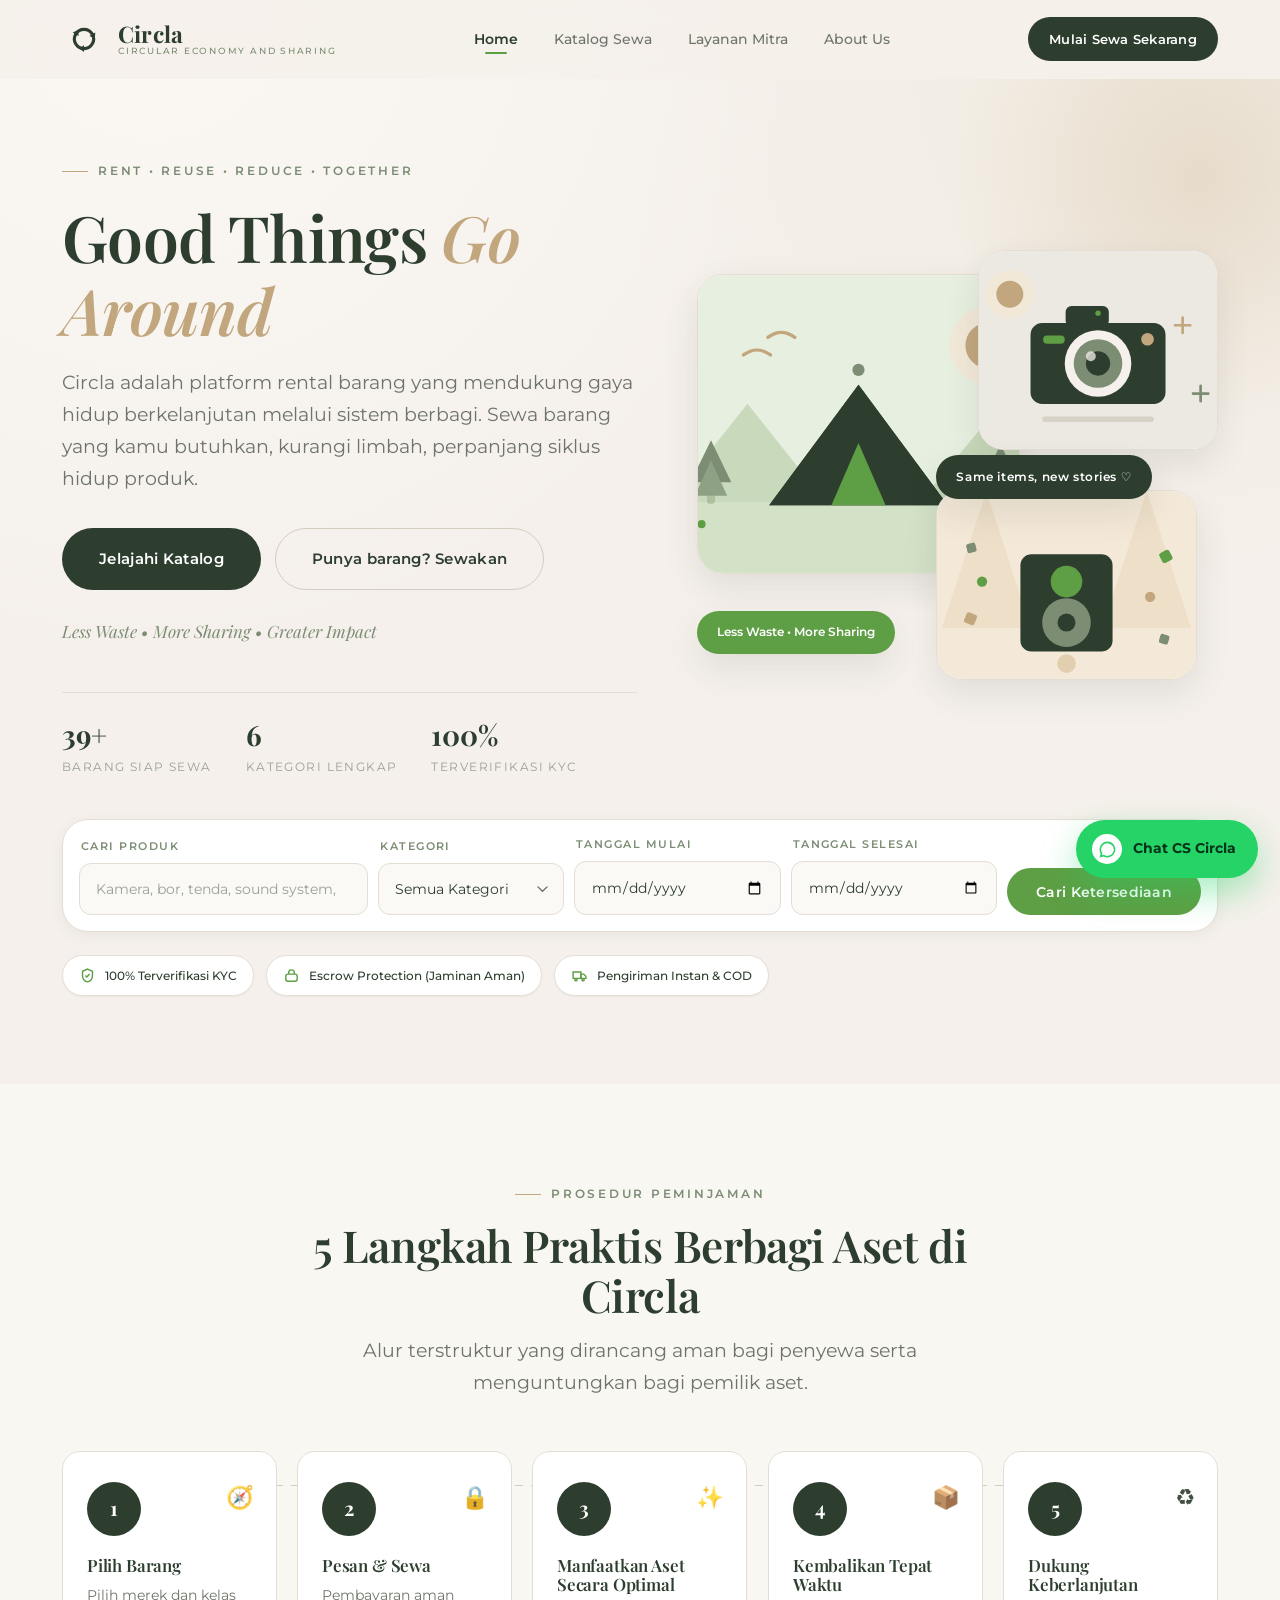
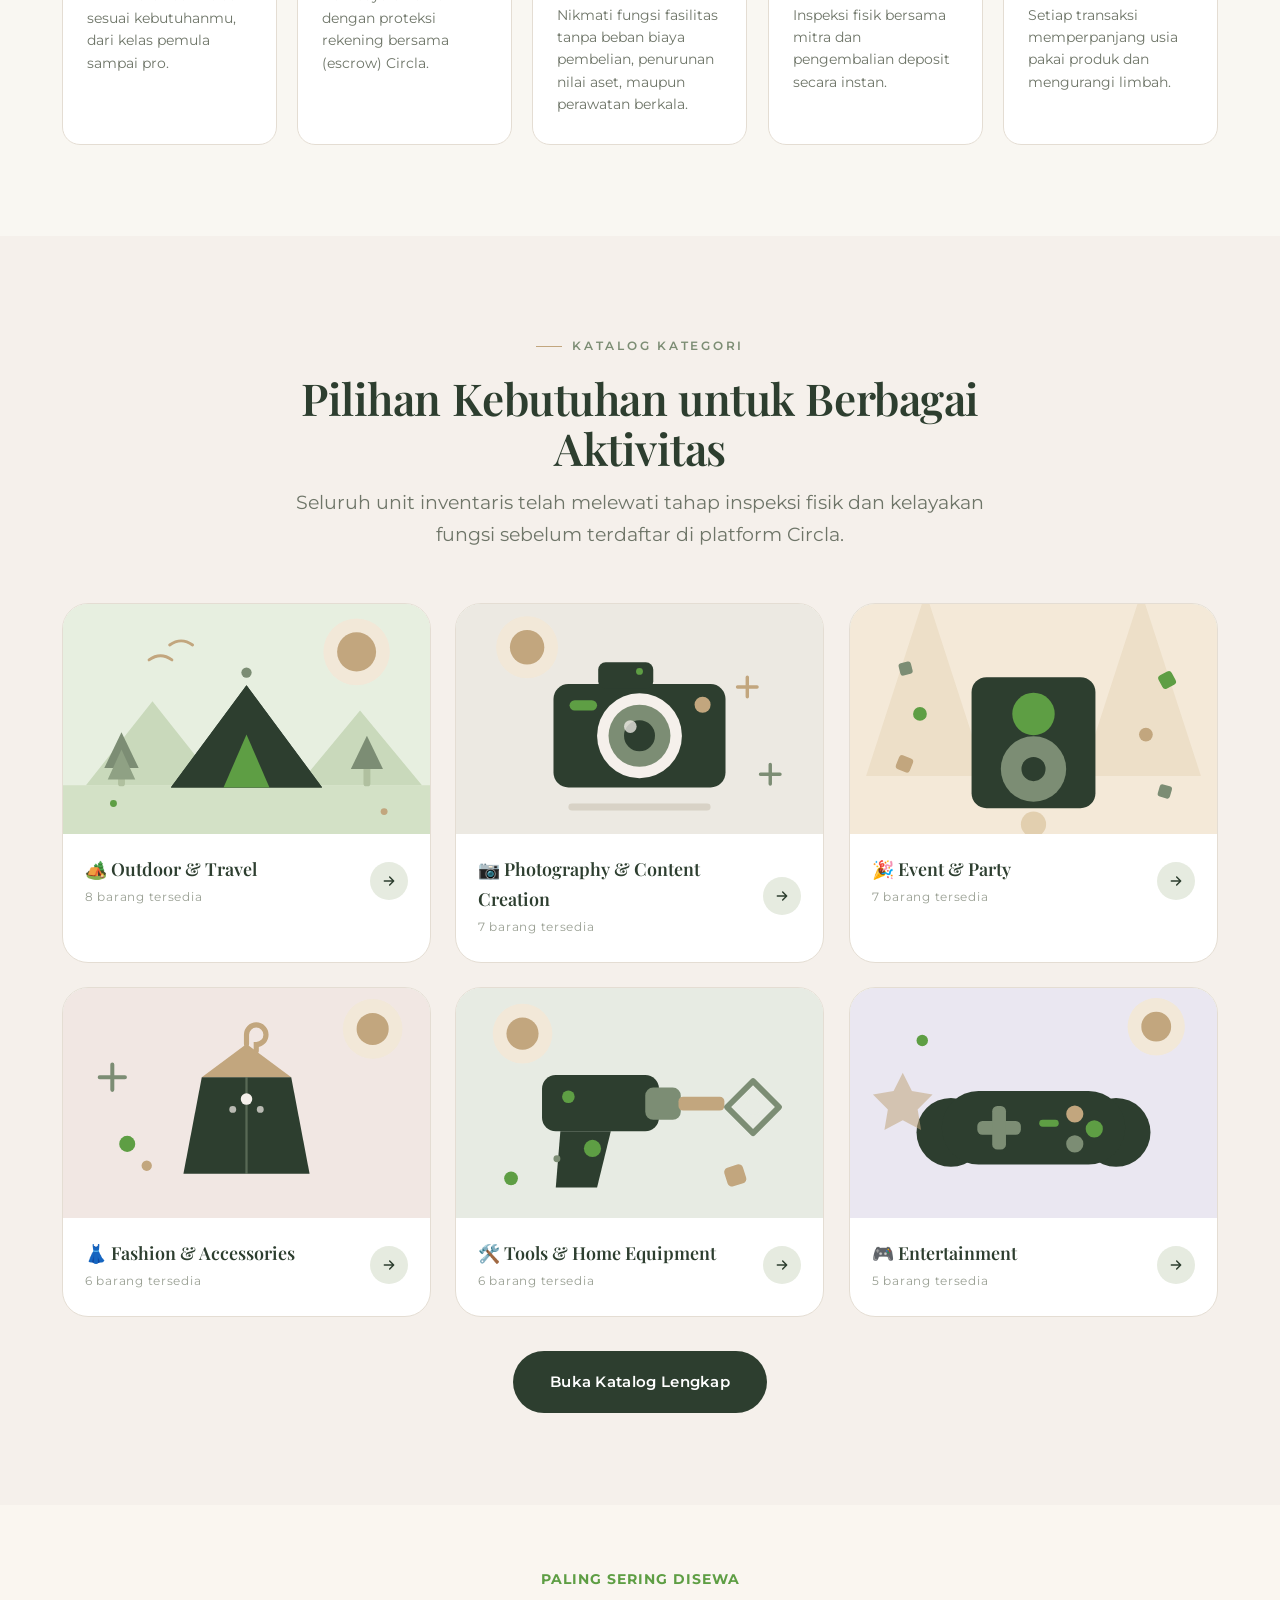
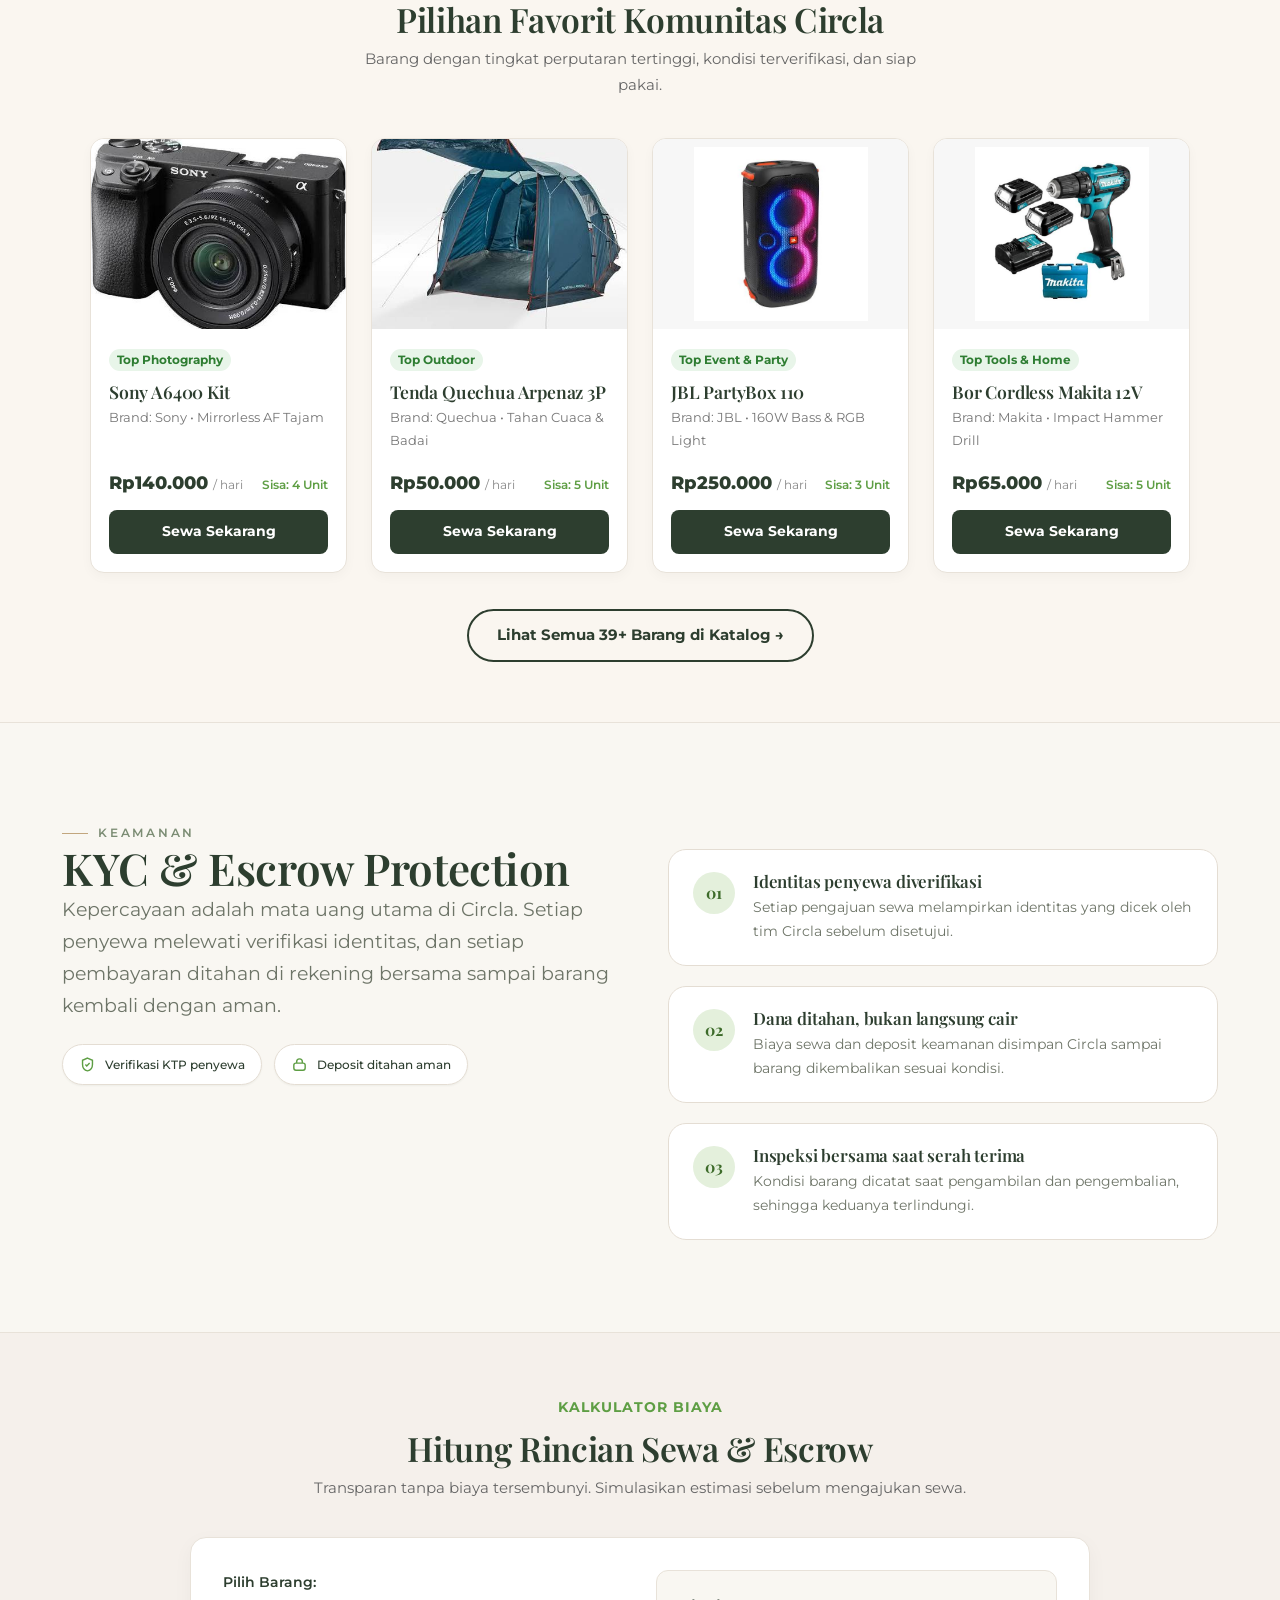
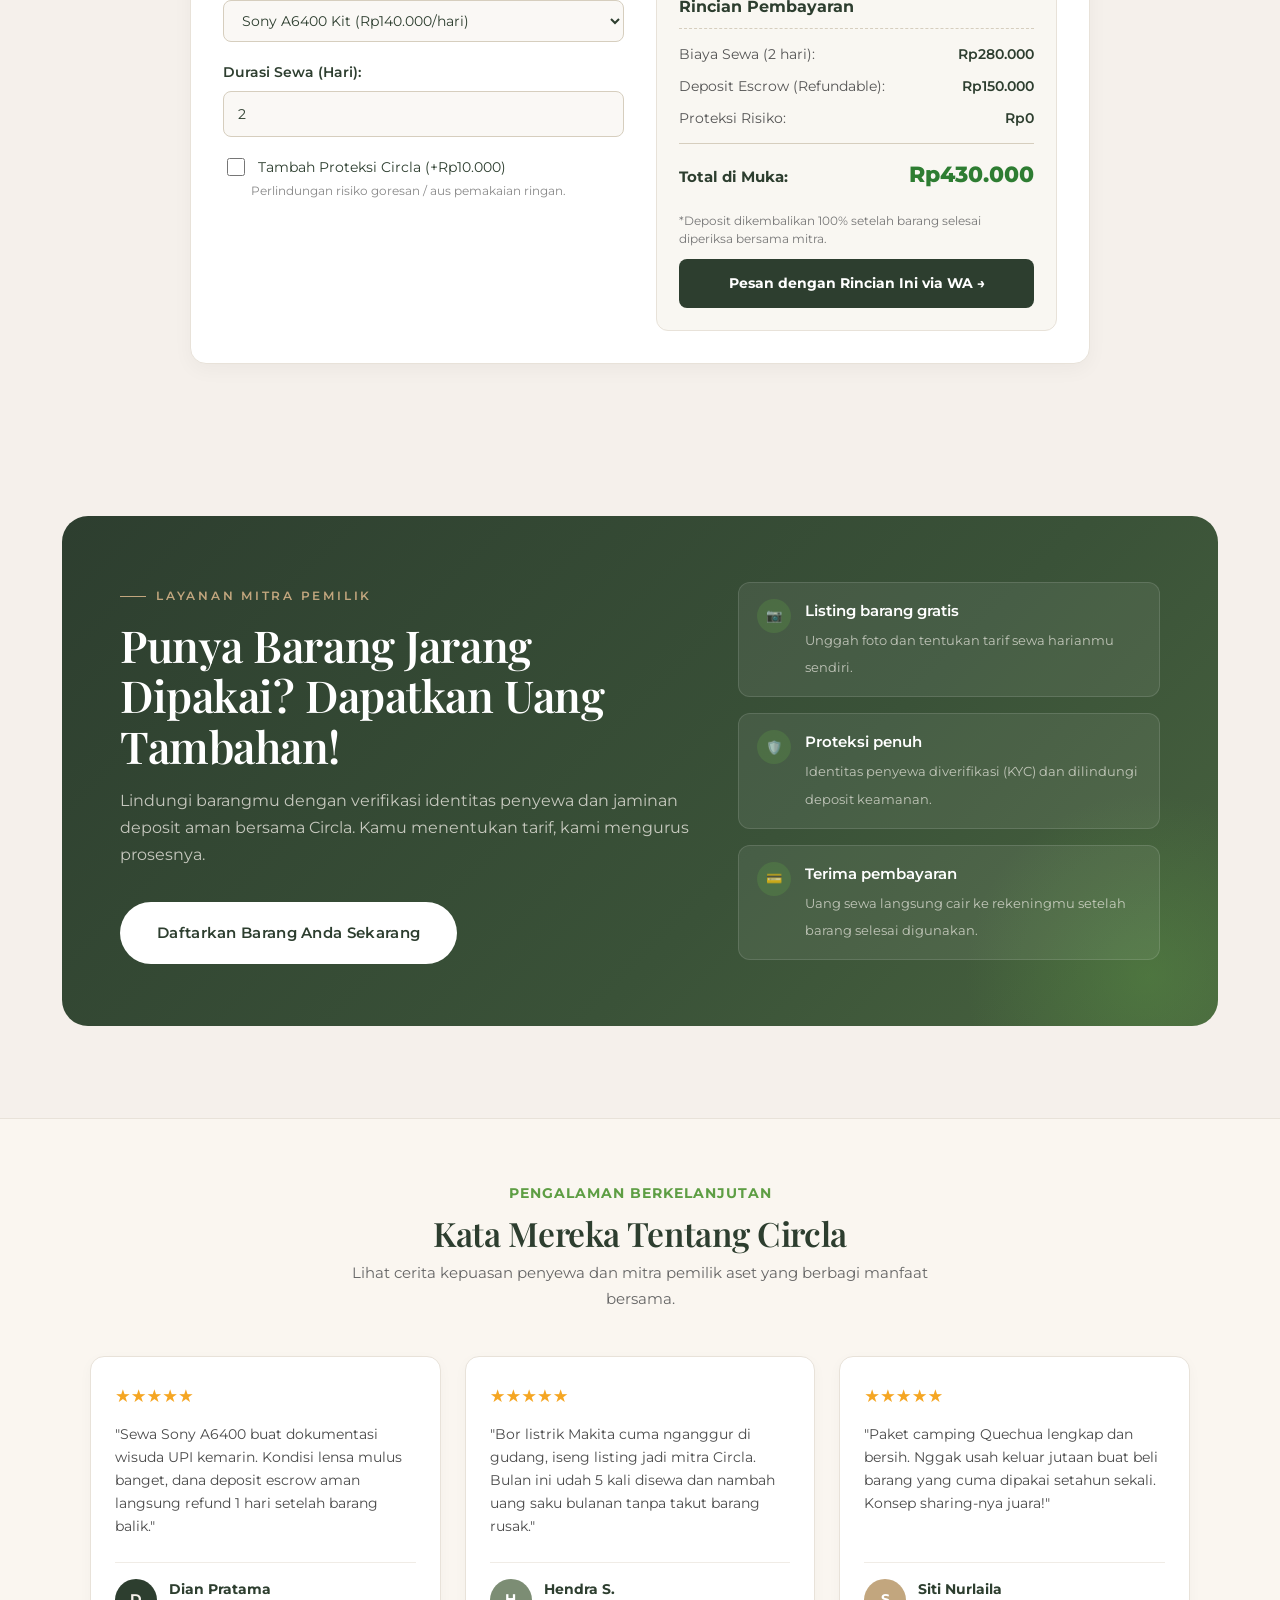
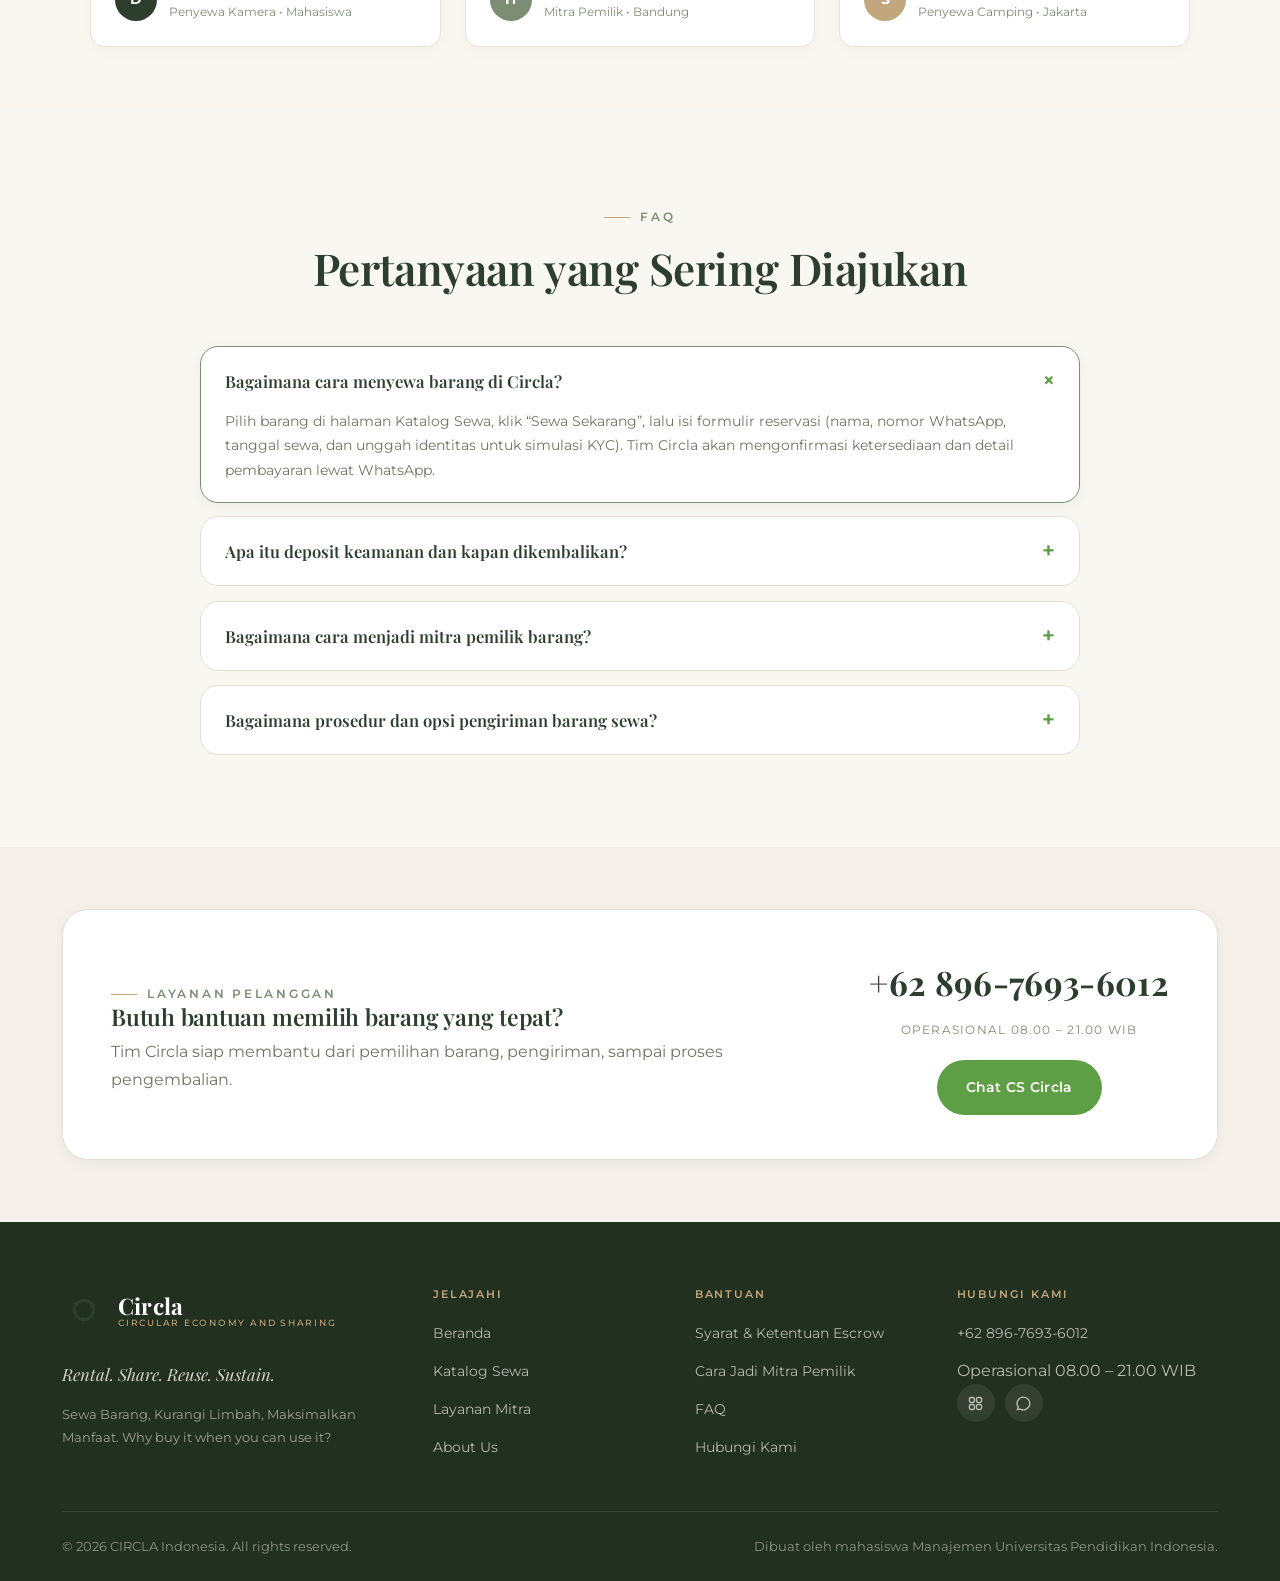
<file: index.html>
<!DOCTYPE html>
<html lang="id">
<head>
  <meta charset="UTF-8">
  <meta name="viewport" content="width=device-width, initial-scale=1">
  <title>CIRCLA · Rental. Share. Reuse. Sustain.</title>
  <meta name="description" content="Circla adalah platform rental barang peer-to-peer yang mendukung gaya hidup berkelanjutan lewat ekonomi sirkular. Sewa barang yang kamu butuhkan, kurangi limbah, perpanjang siklus hidup produk.">
  <meta name="theme-color" content="#2D3E2F">
  <link rel="icon" type="image/svg+xml" href="asset/img/logo.svg">
  <link rel="preconnect" href="https://fonts.googleapis.com">
  <link rel="preconnect" href="https://fonts.gstatic.com" crossorigin>
  <link href="https://fonts.googleapis.com/css2?family=Playfair+Display:ital,wght@0,400;0,500;0,600;0,700;1,400;1,600&family=Montserrat:wght@300;400;500;600;700&display=swap" rel="stylesheet">
  <link rel="stylesheet" href="css/style.css">
</head>
<body>
  <a class="skip-link" href="#main">Lewati ke konten utama</a>

  <!-- ================= HEADER ================= -->
  <header class="site-header">
    <div class="container">
      <nav class="nav" aria-label="Navigasi utama">
        <a class="brand" href="index.html">
          <img class="brand__mark" src="asset/img/logo.svg" alt="" width="44" height="44">
          <span class="brand__text">
            <span class="brand__name">Circla</span>
            <span class="brand__sub">Circular Economy and Sharing</span>
          </span>
        </a>

        <ul class="nav__links" id="nav-links">
          <li><a class="nav__link" href="index.html" aria-current="page">Home</a></li>
          <li><a class="nav__link" href="katalog.html">Katalog Sewa</a></li>
          <li><a class="nav__link" href="mitra.html">Layanan Mitra</a></li>
          <li><a class="nav__link" href="about.html">About Us</a></li>
        </ul>

        <div class="nav__actions">
          <a class="btn btn--primary btn--sm" href="katalog.html">Mulai Sewa Sekarang</a>
          <button class="nav__burger" type="button" aria-label="Buka menu navigasi" aria-expanded="false" aria-controls="nav-links">
            <span></span><span></span><span></span>
          </button>
        </div>
      </nav>
    </div>
  </header>

  <main id="main">

    <!-- ================= HERO ================= -->
    <section class="hero">
      <div class="container">
        <div class="hero__inner">
          <div class="hero__copy">
            <span class="eyebrow reveal">Rent • Reuse • Reduce • Together</span>
            <h1 class="reveal" data-delay="1">Good Things <span class="accent">Go Around</span></h1>
            <p class="lead reveal" data-delay="2">
              Circla adalah platform rental barang yang mendukung gaya hidup berkelanjutan
              melalui sistem berbagi. Sewa barang yang kamu butuhkan, kurangi limbah,
              perpanjang siklus hidup produk.
            </p>

            <div class="hero__cta reveal" data-delay="3">
              <a class="btn btn--primary btn--lg" href="katalog.html">Jelajahi Katalog</a>
              <a class="btn btn--outline btn--lg" href="mitra.html">Punya barang? Sewakan</a>
            </div>

            <p class="hero__highlight reveal" data-delay="4">Less Waste • More Sharing • Greater Impact</p>

            <div class="hero__stats reveal" data-delay="5">
              <div>
                <div class="stat__num">39+</div>
                <div class="stat__label">Barang siap sewa</div>
              </div>
              <div>
                <div class="stat__num">6</div>
                <div class="stat__label">Kategori lengkap</div>
              </div>
              <div>
                <div class="stat__num">100%</div>
                <div class="stat__label">Terverifikasi KYC</div>
              </div>
            </div>
          </div>

          <div class="hero__visual reveal" data-delay="2">
            <div class="collage">
              <div class="collage__card collage__card--a">
                <img src="asset/img/cat-outdoor.svg" alt="Ilustrasi perlengkapan outdoor Circla">
              </div>
              <div class="collage__card collage__card--b">
                <img src="asset/img/cat-photography.svg" alt="Ilustrasi kamera dan alat konten Circla">
              </div>
              <div class="collage__card collage__card--c">
                <img src="asset/img/cat-event.svg" alt="Ilustrasi perlengkapan acara Circla">
              </div>
              <span class="collage__badge">Same items, new stories ♡</span>
              <span class="collage__note">Less Waste • More Sharing</span>
            </div>
          </div>
        </div>

        <!-- ================= SEARCH WIDGET ================= -->
        <form class="searchbar reveal" data-hero-search novalidate>
          <div class="field">
            <label class="field__label" for="hero-q">Cari produk</label>
            <input class="input" id="hero-q" type="search" data-hero-query
                   placeholder="Kamera, bor, tenda, sound system, tripod...">
          </div>
          <div class="field">
            <label class="field__label" for="hero-cat">Kategori</label>
            <select class="select" id="hero-cat" data-hero-category>
              <option value="">Semua Kategori</option>
            </select>
          </div>
          <div class="field">
            <label class="field__label" for="hero-from">Tanggal mulai</label>
            <input class="input" id="hero-from" type="date" data-hero-from>
          </div>
          <div class="field">
            <label class="field__label" for="hero-to">Tanggal selesai</label>
            <input class="input" id="hero-to" type="date" data-hero-to>
          </div>
          <button class="btn btn--eco" type="submit">Cari Ketersediaan</button>
        </form>

        <div class="trust-strip reveal">
          <span class="trust-badge">
            <svg viewBox="0 0 24 24" fill="none" stroke="currentColor" stroke-width="2" aria-hidden="true">
              <path d="M12 3l7 3v6c0 4.6-3 8.2-7 9-4-.8-7-4.4-7-9V6z"/><path d="M9 12l2 2 4-4"/>
            </svg>
            100% Terverifikasi KYC
          </span>
          <span class="trust-badge">
            <svg viewBox="0 0 24 24" fill="none" stroke="currentColor" stroke-width="2" aria-hidden="true">
              <rect x="4" y="10" width="16" height="10" rx="3"/><path d="M8 10V8a4 4 0 0 1 8 0v2"/>
            </svg>
            Escrow Protection (Jaminan Aman)
          </span>
          <span class="trust-badge">
            <svg viewBox="0 0 24 24" fill="none" stroke="currentColor" stroke-width="2" aria-hidden="true">
              <path d="M3 7h11v9H3z"/><path d="M14 10h4l3 3v3h-7z"/><circle cx="7" cy="18" r="1.6"/><circle cx="17" cy="18" r="1.6"/>
            </svg>
            Pengiriman Instan &amp; COD
          </span>
        </div>
      </div>
    </section>

    <!-- ================= 5-STEP WORKFLOW ================= -->
    <section class="section section--soft" id="cara-kerja">
      <div class="container">
        <div class="section-head section-head--center">
          <span class="eyebrow reveal">Prosedur Peminjaman</span>
          <h2 class="reveal" data-delay="1">5 Langkah Praktis Berbagi Aset di Circla</h2>
          <p class="lead reveal" data-delay="2">
            Alur terstruktur yang dirancang aman bagi penyewa serta menguntungkan bagi pemilik aset.
          </p>
        </div>

        <ol class="steps">
          <li class="step reveal" data-delay="1">
            <span class="step__icon" aria-hidden="true">🧭</span>
            <div class="step__num">1</div>
            <h3>Pilih Barang</h3>
            <p>Pilih merek dan kelas sesuai kebutuhanmu, dari kelas pemula sampai pro.</p>
          </li>
          <li class="step reveal" data-delay="2">
            <span class="step__icon" aria-hidden="true">🔒</span>
            <div class="step__num">2</div>
            <h3>Pesan &amp; Sewa</h3>
            <p>Pembayaran aman dengan proteksi rekening bersama (escrow) Circla.</p>
          </li>
          <li class="step reveal" data-delay="3">
            <span class="step__icon" aria-hidden="true">✨</span>
            <div class="step__num">3</div>
            <h3>Manfaatkan Aset Secara Optimal</h3>
            <p>Nikmati fungsi fasilitas tanpa beban biaya pembelian, penurunan nilai aset, maupun perawatan berkala.</p>
          </li>
          <li class="step reveal" data-delay="4">
            <span class="step__icon" aria-hidden="true">📦</span>
            <div class="step__num">4</div>
            <h3>Kembalikan Tepat Waktu</h3>
            <p>Inspeksi fisik bersama mitra dan pengembalian deposit secara instan.</p>
          </li>
          <li class="step reveal" data-delay="5">
            <span class="step__icon" aria-hidden="true">♻️</span>
            <div class="step__num">5</div>
            <h3>Dukung Keberlanjutan</h3>
            <p>Setiap transaksi memperpanjang usia pakai produk dan mengurangi limbah.</p>
          </li>
        </ol>
      </div>
    </section>

    <!-- ================= CATEGORY PREVIEW ================= -->
    <section class="section">
      <div class="container">
        <div class="section-head section-head--center">
          <span class="eyebrow reveal">Katalog Kategori</span>
          <h2 class="reveal" data-delay="1">Pilihan Kebutuhan untuk Berbagai Aktivitas</h2>
          <p class="lead reveal" data-delay="2">
            Seluruh unit inventaris telah melewati tahap inspeksi fisik dan kelayakan fungsi sebelum terdaftar di platform Circla.
          </p>
        </div>

        <div class="cat-grid" data-category-grid></div>

        <div class="cta-row cta-row--center reveal">
          <a class="btn btn--primary btn--lg" href="katalog.html">Buka Katalog Lengkap</a>
        </div>
      </div>
    </section>

    <!-- =======================================
         SECTION: 4 BARANG PALING POPULER (CIRCLA)
    =========================================== -->
    <section class="section" id="populer" style="padding: 60px 20px; background-color: #FAF6F0; border-bottom: 1px solid #E8E2D9;">
      <div style="max-width: 1100px; margin: 0 auto;">
        
        <!-- Header Section -->
        <div style="text-align: center; margin-bottom: 40px;">
          <span style="color: #5E9E44; font-weight: 700; font-size: 0.85rem; text-transform: uppercase; letter-spacing: 1px;">Paling Sering Disewa</span>
          <h2 style="font-family: 'Playfair Display', serif; font-size: 2.1rem; color: #2D3E2F; margin: 8px 0;">Pilihan Favorit Komunitas Circla</h2>
          <p style="color: #666; font-size: 0.95rem; max-width: 560px; margin: 0 auto;">Barang dengan tingkat perputaran tertinggi, kondisi terverifikasi, dan siap pakai.</p>
        </div>

        <!-- Grid 4 Kartu Produk Populer -->
        <div style="display: grid; grid-template-columns: repeat(auto-fit, minmax(240px, 1fr)); gap: 24px;">
          
          <!-- 1. Kamera Sony A6400 -->
          <div style="background: #ffffff; border-radius: 14px; border: 1px solid #E8E2D9; overflow: hidden; display: flex; flex-direction: column; justify-content: space-between; box-shadow: 0 4px 12px rgba(0,0,0,0.03);">
            <div>
              <div style="width: 100%; height: 190px; background-color: #f7f7f7; overflow: hidden;">
                <img src="asset/img/Sony A6400.jpg" alt="Sony A6400 Kit" style="width: 100%; height: 100%; object-fit: cover; transition: transform 0.3s ease;">
              </div>
              <div style="padding: 16px 18px 0;">
                <span style="background: #E8F5E9; color: #2E7D32; font-size: 0.72rem; padding: 4px 8px; border-radius: 20px; font-weight: 700;">Top Photography</span>
                <h3 style="font-size: 1.1rem; color: #2D3E2F; margin: 10px 0 4px; font-family: 'Playfair Display', serif;">Sony A6400 Kit</h3>
                <p style="color: #777; font-size: 0.82rem; margin: 0;">Brand: Sony • Mirrorless AF Tajam</p>
              </div>
            </div>
            <div style="padding: 16px 18px 18px;">
              <div style="display: flex; justify-content: space-between; align-items: baseline; margin-bottom: 12px;">
                <div style="font-size: 1.15rem; font-weight: 800; color: #2D3E2F;">Rp140.000 <span style="font-size: 0.78rem; font-weight: 400; color: #888;">/ hari</span></div>
                <span style="font-size: 0.78rem; color: #5E9E44; font-weight: 600;">Sisa: 4 Unit</span>
              </div>
              <a href="katalog.html" style="display: block; text-align: center; background: #2D3E2F; color: #ffffff; padding: 10px; border-radius: 8px; text-decoration: none; font-size: 0.88rem; font-weight: 700;">Sewa Sekarang</a>
            </div>
          </div>

          <!-- 2. Tenda Camping Quechua Arpenaz -->
          <div style="background: #ffffff; border-radius: 14px; border: 1px solid #E8E2D9; overflow: hidden; display: flex; flex-direction: column; justify-content: space-between; box-shadow: 0 4px 12px rgba(0,0,0,0.03);">
            <div>
              <div style="width: 100%; height: 190px; background-color: #f7f7f7; overflow: hidden;">
                <img src="asset/img/Tenda Quechua Arpenaz.jpg" alt="Tenda Quechua Arpenaz" style="width: 100%; height: 100%; object-fit: cover;">
              </div>
              <div style="padding: 16px 18px 0;">
                <span style="background: #E8F5E9; color: #2E7D32; font-size: 0.72rem; padding: 4px 8px; border-radius: 20px; font-weight: 700;">Top Outdoor</span>
                <h3 style="font-size: 1.1rem; color: #2D3E2F; margin: 10px 0 4px; font-family: 'Playfair Display', serif;">Tenda Quechua Arpenaz 3P</h3>
                <p style="color: #777; font-size: 0.82rem; margin: 0;">Brand: Quechua • Tahan Cuaca &amp; Badai</p>
              </div>
            </div>
            <div style="padding: 16px 18px 18px;">
              <div style="display: flex; justify-content: space-between; align-items: baseline; margin-bottom: 12px;">
                <div style="font-size: 1.15rem; font-weight: 800; color: #2D3E2F;">Rp50.000 <span style="font-size: 0.78rem; font-weight: 400; color: #888;">/ hari</span></div>
                <span style="font-size: 0.78rem; color: #5E9E44; font-weight: 600;">Sisa: 5 Unit</span>
              </div>
              <a href="katalog.html" style="display: block; text-align: center; background: #2D3E2F; color: #ffffff; padding: 10px; border-radius: 8px; text-decoration: none; font-size: 0.88rem; font-weight: 700;">Sewa Sekarang</a>
            </div>
          </div>

          <!-- 3. Speaker JBL PartyBox 110 -->
          <div style="background: #ffffff; border-radius: 14px; border: 1px solid #E8E2D9; overflow: hidden; display: flex; flex-direction: column; justify-content: space-between; box-shadow: 0 4px 12px rgba(0,0,0,0.03);">
            <div>
              <div style="width: 100%; height: 190px; background-color: #f7f7f7; overflow: hidden;">
                <img src="asset/img/JBL PartyBox 110.jpg" alt="JBL PartyBox 110" style="width: 100%; height: 100%; object-fit: contain; padding: 8px; box-sizing: border-box;">
              </div>
              <div style="padding: 16px 18px 0;">
                <span style="background: #E8F5E9; color: #2E7D32; font-size: 0.72rem; padding: 4px 8px; border-radius: 20px; font-weight: 700;">Top Event &amp; Party</span>
                <h3 style="font-size: 1.1rem; color: #2D3E2F; margin: 10px 0 4px; font-family: 'Playfair Display', serif;">JBL PartyBox 110</h3>
                <p style="color: #777; font-size: 0.82rem; margin: 0;">Brand: JBL • 160W Bass &amp; RGB Light</p>
              </div>
            </div>
            <div style="padding: 16px 18px 18px;">
              <div style="display: flex; justify-content: space-between; align-items: baseline; margin-bottom: 12px;">
                <div style="font-size: 1.15rem; font-weight: 800; color: #2D3E2F;">Rp250.000 <span style="font-size: 0.78rem; font-weight: 400; color: #888;">/ hari</span></div>
                <span style="font-size: 0.78rem; color: #5E9E44; font-weight: 600;">Sisa: 3 Unit</span>
              </div>
              <a href="katalog.html" style="display: block; text-align: center; background: #2D3E2F; color: #ffffff; padding: 10px; border-radius: 8px; text-decoration: none; font-size: 0.88rem; font-weight: 700;">Sewa Sekarang</a>
            </div>
          </div>

          <!-- 4. Bor Cordless Makita -->
          <div style="background: #ffffff; border-radius: 14px; border: 1px solid #E8E2D9; overflow: hidden; display: flex; flex-direction: column; justify-content: space-between; box-shadow: 0 4px 12px rgba(0,0,0,0.03);">
            <div>
              <div style="width: 100%; height: 190px; background-color: #f7f7f7; overflow: hidden;">
                <img src="asset/img/Bor Cordless Makita.jpg" alt="Bor Makita Cordless" style="width: 100%; height: 100%; object-fit: contain; padding: 8px; box-sizing: border-box;">
              </div>
              <div style="padding: 16px 18px 0;">
                <span style="background: #E8F5E9; color: #2E7D32; font-size: 0.72rem; padding: 4px 8px; border-radius: 20px; font-weight: 700;">Top Tools &amp; Home</span>
                <h3 style="font-size: 1.1rem; color: #2D3E2F; margin: 10px 0 4px; font-family: 'Playfair Display', serif;">Bor Cordless Makita 12V</h3>
                <p style="color: #777; font-size: 0.82rem; margin: 0;">Brand: Makita • Impact Hammer Drill</p>
              </div>
            </div>
            <div style="padding: 16px 18px 18px;">
              <div style="display: flex; justify-content: space-between; align-items: baseline; margin-bottom: 12px;">
                <div style="font-size: 1.15rem; font-weight: 800; color: #2D3E2F;">Rp65.000 <span style="font-size: 0.78rem; font-weight: 400; color: #888;">/ hari</span></div>
                <span style="font-size: 0.78rem; color: #5E9E44; font-weight: 600;">Sisa: 5 Unit</span>
              </div>
              <a href="katalog.html" style="display: block; text-align: center; background: #2D3E2F; color: #ffffff; padding: 10px; border-radius: 8px; text-decoration: none; font-size: 0.88rem; font-weight: 700;">Sewa Sekarang</a>
            </div>
          </div>

        </div>

        <!-- Tombol Navigasi ke Katalog Penuh -->
        <div style="text-align: center; margin-top: 36px;">
          <a href="katalog.html" style="display: inline-block; padding: 12px 28px; border: 2px solid #2D3E2F; color: #2D3E2F; border-radius: 30px; font-weight: 700; text-decoration: none; font-size: 0.92rem;">
            Lihat Semua 39+ Barang di Katalog →
          </a>
        </div>

      </div>
    </section>

    <!-- ================= SECURITY ================= -->
    <section class="section section--soft" id="keamanan">
      <div class="container">
        <div class="split">
          <div>
            <span class="eyebrow reveal">Keamanan</span>
            <h2 class="reveal" data-delay="1">KYC &amp; Escrow Protection</h2>
            <p class="lead reveal" data-delay="2">
              Kepercayaan adalah mata uang utama di Circla. Setiap penyewa melewati
              verifikasi identitas, dan setiap pembayaran ditahan di rekening bersama
              sampai barang kembali dengan aman.
            </p>
            <div class="trust-strip reveal" data-delay="3">
              <span class="trust-badge">
                <svg viewBox="0 0 24 24" fill="none" stroke="currentColor" stroke-width="2" aria-hidden="true">
                  <path d="M12 3l7 3v6c0 4.6-3 8.2-7 9-4-.8-7-4.4-7-9V6z"/><path d="M9 12l2 2 4-4"/>
                </svg>
                Verifikasi KTP penyewa
              </span>
              <span class="trust-badge">
                <svg viewBox="0 0 24 24" fill="none" stroke="currentColor" stroke-width="2" aria-hidden="true">
                  <rect x="4" y="10" width="16" height="10" rx="3"/><path d="M8 10V8a4 4 0 0 1 8 0v2"/>
                </svg>
                Deposit ditahan aman
              </span>
            </div>
          </div>

          <ul class="value-list">
            <li class="value-item reveal" data-delay="1">
              <span class="value-item__num">01</span>
              <div>
                <h3>Identitas penyewa diverifikasi</h3>
                <p>Setiap pengajuan sewa melampirkan identitas yang dicek oleh tim Circla sebelum disetujui.</p>
              </div>
            </li>
            <li class="value-item reveal" data-delay="2">
              <span class="value-item__num">02</span>
              <div>
                <h3>Dana ditahan, bukan langsung cair</h3>
                <p>Biaya sewa dan deposit keamanan disimpan Circla sampai barang dikembalikan sesuai kondisi.</p>
              </div>
            </li>
            <li class="value-item reveal" data-delay="3">
              <span class="value-item__num">03</span>
              <div>
                <h3>Inspeksi bersama saat serah terima</h3>
                <p>Kondisi barang dicatat saat pengambilan dan pengembalian, sehingga keduanya terlindungi.</p>
              </div>
            </li>
          </ul>
        </div>
      </div>
    </section>

    <!-- ==========================================
         REVISI 3: KALKULATOR ESTIMASI BIAYA & DEPOSIT (PURE JS)
    =========================================== -->
    <section class="section" id="kalkulator" style="padding: 60px 20px; background-color: #F5F0EB; border-top: 1px solid #E8E2D9;">
      <div style="max-width: 900px; margin: 0 auto;">
        
        <div style="text-align: center; margin-bottom: 36px;">
          <span style="color: #5E9E44; font-weight: 700; font-size: 0.85rem; text-transform: uppercase; letter-spacing: 1px;">Kalkulator Biaya</span>
          <h2 style="font-family: 'Playfair Display', serif; font-size: 2.1rem; color: #2D3E2F; margin: 8px 0;">Hitung Rincian Sewa &amp; Escrow</h2>
          <p style="color: #666; font-size: 0.95rem;">Transparan tanpa biaya tersembunyi. Simulasikan estimasi sebelum mengajukan sewa.</p>
        </div>

        <!-- Kotak Simulator -->
        <div style="background: #ffffff; border-radius: 16px; border: 1px solid #E8E2D9; padding: 32px; display: grid; grid-template-columns: repeat(auto-fit, minmax(280px, 1fr)); gap: 32px; box-shadow: 0 6px 20px rgba(0,0,0,0.04);">
          
          <!-- Input Controls -->
          <div style="display: flex; flex-direction: column; gap: 18px;">
            
            <div>
              <label style="display: block; font-weight: 600; font-size: 0.9rem; color: #2D3E2F; margin-bottom: 6px;">Pilih Barang:</label>
              <select id="calc-item" onchange="calculateRentalCost()" style="width: 100%; padding: 10px 14px; border-radius: 8px; border: 1px solid #D6CEBE; background: #FAF8F5; font-size: 0.9rem; color: #2D3E2F;">
                <option value="140000|150000">Sony A6400 Kit (Rp140.000/hari)</option>
                <option value="50000|50000">Tenda Quechua Arpenaz 3P (Rp50.000/hari)</option>
                <option value="160000|150000">Speaker Huper 12 + 2 Mic (Rp160.000/hari)</option>
                <option value="65000|70000">Bor Cordless Makita 12V (Rp65.000/hari)</option>
                <option value="95000|100000">Projector Full HD Epson (Rp95.000/hari)</option>
                <option value="165000|200000">PlayStation 5 Console (Rp165.000/hari)</option>
              </select>
            </div>

            <div>
              <label style="display: block; font-weight: 600; font-size: 0.9rem; color: #2D3E2F; margin-bottom: 6px;">Durasi Sewa (Hari):</label>
              <input type="number" id="calc-days" min="1" max="30" value="2" oninput="calculateRentalCost()" style="width: 100%; box-sizing: border-box; padding: 10px 14px; border-radius: 8px; border: 1px solid #D6CEBE; background: #FAF8F5; font-size: 0.9rem; color: #2D3E2F;">
            </div>

            <div>
              <label style="display: flex; align-items: center; gap: 10px; cursor: pointer; font-size: 0.9rem; color: #2D3E2F;">
                <input type="checkbox" id="calc-protect" onchange="calculateRentalCost()" style="width: 18px; height: 18px; accent-color: #5E9E44;">
                Tambah Proteksi Circla (+Rp10.000)
              </label>
              <span style="display: block; font-size: 0.78rem; color: #888; margin-left: 28px;">Perlindungan risiko goresan / aus pemakaian ringan.</span>
            </div>

          </div>

          <!-- Kotak Rincian Tagihan -->
          <div style="background: #F9F7F2; border-radius: 12px; padding: 22px; border: 1px solid #E8E2D9; display: flex; flex-direction: column; justify-content: space-between;">
            
            <div>
              <div style="font-weight: 700; color: #2D3E2F; margin-bottom: 14px; border-bottom: 1px dashed #D6CEBE; padding-bottom: 8px;">
                Rincian Pembayaran
              </div>
              
              <div style="display: flex; justify-content: space-between; font-size: 0.88rem; margin-bottom: 8px; color: #555;">
                <span>Biaya Sewa (<span id="calc-days-label">2</span> hari):</span>
                <span id="calc-rent-subtotal" style="font-weight: 600; color: #2D3E2F;">Rp280.000</span>
              </div>

              <div style="display: flex; justify-content: space-between; font-size: 0.88rem; margin-bottom: 8px; color: #555;">
                <span>Deposit Escrow (Refundable):</span>
                <span id="calc-deposit" style="font-weight: 600; color: #2D3E2F;">Rp150.000</span>
              </div>

              <div style="display: flex; justify-content: space-between; font-size: 0.88rem; margin-bottom: 12px; color: #555;">
                <span>Proteksi Risiko:</span>
                <span id="calc-protect-fee" style="font-weight: 600; color: #2D3E2F;">Rp0</span>
              </div>

              <div style="border-top: 1px solid #D6CEBE; padding-top: 12px; margin-top: 10px; display: flex; justify-content: space-between; align-items: baseline;">
                <span style="font-weight: 700; color: #2D3E2F; font-size: 0.95rem;">Total di Muka:</span>
                <span id="calc-grand-total" style="font-size: 1.35rem; font-weight: 800; color: #2E7D32;">Rp430.000</span>
              </div>
            </div>

            <div style="margin-top: 20px;">
              <p style="font-size: 0.78rem; color: #777; margin: 0 0 12px; line-height: 1.4;">
                *Deposit dikembalikan 100% setelah barang selesai diperiksa bersama mitra.
              </p>
              <a id="calc-wa-btn" href="#" target="_blank" rel="noopener" style="display: block; text-align: center; background: #2D3E2F; color: #fff; padding: 12px; border-radius: 8px; text-decoration: none; font-weight: 700; font-size: 0.9rem;">
                Pesan dengan Rincian Ini via WA →
              </a>
            </div>

          </div>

        </div>
      </div>
    </section>

    <!-- ================= LENDER / PARTNER CTA ================= -->
    <section class="section" id="mitra-cta">
      <div class="container">
        <div class="banner banner--eco reveal">
          <div>
            <span class="eyebrow">Layanan Mitra Pemilik</span>
            <h2>Punya Barang Jarang Dipakai? Dapatkan Uang Tambahan!</h2>
            <p>
              Lindungi barangmu dengan verifikasi identitas penyewa dan jaminan deposit
              aman bersama Circla. Kamu menentukan tarif, kami mengurus prosesnya.
            </p>
            <div class="cta-row">
              <a class="btn btn--light btn--lg" href="mitra.html">Daftarkan Barang Anda Sekarang</a>
            </div>
          </div>

          <ul class="banner__list">
            <li class="banner__item">
              <span class="banner__icon" aria-hidden="true">📷</span>
              <div>
                <strong>Listing barang gratis</strong>
                <span>Unggah foto dan tentukan tarif sewa harianmu sendiri.</span>
              </div>
            </li>
            <li class="banner__item">
              <span class="banner__icon" aria-hidden="true">🛡️</span>
              <div>
                <strong>Proteksi penuh</strong>
                <span>Identitas penyewa diverifikasi (KYC) dan dilindungi deposit keamanan.</span>
              </div>
            </li>
            <li class="banner__item">
              <span class="banner__icon" aria-hidden="true">💳</span>
              <div>
                <strong>Terima pembayaran</strong>
                <span>Uang sewa langsung cair ke rekeningmu setelah barang selesai digunakan.</span>
              </div>
            </li>
          </ul>
        </div>
      </div>
    </section>

    <!-- ==========================================
         REVISI 2: SIMULASI ULASAN / TESTIMONI (STATIS GRID)
    =========================================== -->
    <section class="section" id="ulasan" style="padding: 60px 20px; background-color: #FAF6F0; border-top: 1px solid #E8E2D9;">
      <div style="max-width: 1100px; margin: 0 auto;">
        
        <div style="text-align: center; margin-bottom: 44px;">
          <span style="color: #5E9E44; font-weight: 700; font-size: 0.85rem; text-transform: uppercase; letter-spacing: 1px;">Pengalaman Berkelanjutan</span>
          <h2 style="font-family: 'Playfair Display', serif; font-size: 2.1rem; color: #2D3E2F; margin: 8px 0;">Kata Mereka Tentang Circla</h2>
          <p style="color: #666; font-size: 0.95rem; max-width: 580px; margin: 0 auto;">Lihat cerita kepuasan penyewa dan mitra pemilik aset yang berbagi manfaat bersama.</p>
        </div>

        <!-- 3 Kolom Grid Testimoni -->
        <div style="display: grid; grid-template-columns: repeat(auto-fit, minmax(280px, 1fr)); gap: 24px;">
          
          <!-- Kartu Ulasan 1 (Penyewa Kamera) -->
          <div style="background: #ffffff; border: 1px solid #E8E2D9; border-radius: 14px; padding: 24px; display: flex; flex-direction: column; justify-content: space-between; box-shadow: 0 4px 14px rgba(0,0,0,0.03);">
            <div>
              <div style="color: #F5A623; font-size: 1.1rem; margin-bottom: 12px;">★★★★★</div>
              <p style="color: #4A4A4A; font-size: 0.9rem; line-height: 1.6; margin: 0 0 16px;">
                "Sewa Sony A6400 buat dokumentasi wisuda UPI kemarin. Kondisi lensa mulus banget, dana deposit escrow aman langsung refund 1 hari setelah barang balik."
              </p>
            </div>
            <div style="display: flex; align-items: center; gap: 12px; border-top: 1px solid #F0ECE6; padding-top: 14px; margin-top: 8px;">
              <div style="width: 42px; height: 42px; border-radius: 50%; background: #2D3E2F; color: #F5F0EB; display: flex; align-items: center; justify-content: center; font-weight: 700; font-size: 0.9rem;">D</div>
              <div>
                <div style="font-weight: 700; font-size: 0.9rem; color: #2D3E2F;">Dian Pratama</div>
                <div style="font-size: 0.75rem; color: #7C8D74;">Penyewa Kamera • Mahasiswa</div>
              </div>
            </div>
          </div>

          <!-- Kartu Ulasan 2 (Mitra Pemilik Bor) -->
          <div style="background: #ffffff; border: 1px solid #E8E2D9; border-radius: 14px; padding: 24px; display: flex; flex-direction: column; justify-content: space-between; box-shadow: 0 4px 14px rgba(0,0,0,0.03);">
            <div>
              <div style="color: #F5A623; font-size: 1.1rem; margin-bottom: 12px;">★★★★★</div>
              <p style="color: #4A4A4A; font-size: 0.9rem; line-height: 1.6; margin: 0 0 16px;">
                "Bor listrik Makita cuma nganggur di gudang, iseng listing jadi mitra Circla. Bulan ini udah 5 kali disewa dan nambah uang saku bulanan tanpa takut barang rusak."
              </p>
            </div>
            <div style="display: flex; align-items: center; gap: 12px; border-top: 1px solid #F0ECE6; padding-top: 14px; margin-top: 8px;">
              <div style="width: 42px; height: 42px; border-radius: 50%; background: #7C8D74; color: #ffffff; display: flex; align-items: center; justify-content: center; font-weight: 700; font-size: 0.9rem;">H</div>
              <div>
                <div style="font-weight: 700; font-size: 0.9rem; color: #2D3E2F;">Hendra S.</div>
                <div style="font-size: 0.75rem; color: #7C8D74;">Mitra Pemilik • Bandung</div>
              </div>
            </div>
          </div>

          <!-- Kartu Ulasan 3 (Penyewa Outdoor) -->
          <div style="background: #ffffff; border: 1px solid #E8E2D9; border-radius: 14px; padding: 24px; display: flex; flex-direction: column; justify-content: space-between; box-shadow: 0 4px 14px rgba(0,0,0,0.03);">
            <div>
              <div style="color: #F5A623; font-size: 1.1rem; margin-bottom: 12px;">★★★★★</div>
              <p style="color: #4A4A4A; font-size: 0.9rem; line-height: 1.6; margin: 0 0 16px;">
                "Paket camping Quechua lengkap dan bersih. Nggak usah keluar jutaan buat beli barang yang cuma dipakai setahun sekali. Konsep sharing-nya juara!"
              </p>
            </div>
            <div style="display: flex; align-items: center; gap: 12px; border-top: 1px solid #F0ECE6; padding-top: 14px; margin-top: 8px;">
              <div style="width: 42px; height: 42px; border-radius: 50%; background: #C2A67E; color: #ffffff; display: flex; align-items: center; justify-content: center; font-weight: 700; font-size: 0.9rem;">S</div>
              <div>
                <div style="font-weight: 700; font-size: 0.9rem; color: #2D3E2F;">Siti Nurlaila</div>
                <div style="font-size: 0.75rem; color: #7C8D74;">Penyewa Camping • Jakarta</div>
              </div>
            </div>
          </div>

        </div>
      </div>
    </section>

    <!-- ================= FAQ ================= -->
    <section class="section section--soft" id="faq">
      <div class="container">
        <div class="section-head section-head--center">
          <span class="eyebrow reveal">FAQ</span>
          <h2 class="reveal" data-delay="1">Pertanyaan yang Sering Diajukan</h2>
        </div>

        <div class="faq">
          <details class="reveal" open>
            <summary>Bagaimana cara menyewa barang di Circla?</summary>
            <p>Pilih barang di halaman Katalog Sewa, klik “Sewa Sekarang”, lalu isi formulir reservasi
              (nama, nomor WhatsApp, tanggal sewa, dan unggah identitas untuk simulasi KYC).
              Tim Circla akan mengonfirmasi ketersediaan dan detail pembayaran lewat WhatsApp.</p>
          </details>
          <details class="reveal" data-delay="1">
            <summary>Apa itu deposit keamanan dan kapan dikembalikan?</summary>
            <p>Deposit keamanan adalah dana jaminan yang ditahan Circla (escrow) selama masa sewa.
              Setelah barang dikembalikan dan inspeksi fisik dinyatakan sesuai, deposit dikembalikan
              penuh kepada penyewa maksimal 1×24 jam.</p>
          </details>
          <details class="reveal" data-delay="2">
            <summary>Bagaimana cara menjadi mitra pemilik barang?</summary>
            <p>Buka halaman Layanan Mitra, isi formulir pendaftaran barang dengan nama barang,
              kategori, estimasi harga sewa harian, dan kontak pemilik. Tim Circla akan
              memverifikasi dan menghubungimu untuk proses listing.</p>
          </details>
          <details class="reveal" data-delay="3">
            <summary>Bagaimana prosedur dan opsi pengiriman barang sewa?</summary>
            <p>Circla menyediakan tiga metode serah terima barang: 
              <strong>1. Ambil Mandiri (COD)</strong> langsung ke lokasi mitra tanpa biaya kirim; 
              <strong>2. Kurir Instan (GoSend / GrabExpress)</strong> untuk kebutuhan cepat pada hari yang sama di area satu kota; serta 
              <strong>3. Ekspedisi Reguler (JNE, J&T Express, SiCepat)</strong> dengan nomor resi pelacakan untuk pengiriman luar area. Biaya ongkos kirim disesuaikan dengan berat unit serta jarak tempuh.</p>
          </details>
        </div>
      </div>
    </section>

    <!-- ================= CONTACT BAND ================= -->
    <section class="section section--tight" id="kontak">
      <div class="container">
        <div class="contact-band reveal">
          <div>
            <span class="eyebrow">Layanan Pelanggan</span>
            <h3>Butuh bantuan memilih barang yang tepat?</h3>
            <p>Tim Circla siap membantu dari pemilihan barang, pengiriman, sampai proses pengembalian.</p>
          </div>
          <div class="contact-band__side">
            <div class="hotline" data-hotline>+62 896-7693-6012</div>
            <div class="hotline-sub">Operasional 08.00 – 21.00 WIB</div>
            <a class="btn btn--eco" data-hotline-link data-whatsapp
               href="https://wa.me/6289676936012?text=Halo%20Admin%20Circla,%20saya%20ingin%20tanya%20seputar%20sewa%20barang"
               target="_blank" rel="noopener">Chat CS Circla</a>
          </div>
        </div>
      </div>
    </section>

  </main>

  <!-- ================= FOOTER ================= -->
  <footer class="site-footer">
    <div class="container">
      <div class="footer__grid">
        <div class="footer__brand">
          <a class="brand" href="index.html">
            <img class="brand__mark" src="asset/img/logo.svg" alt="" width="44" height="44">
            <span class="brand__text">
              <span class="brand__name">Circla</span>
              <span class="brand__sub">Circular Economy and Sharing</span>
            </span>
          </a>
          <p class="footer__tagline">Rental. Share. Reuse. Sustain.</p>
          <p class="footer__desc">
            Sewa Barang, Kurangi Limbah, Maksimalkan Manfaat.
            Why buy it when you can use it?
          </p>
        </div>

        <div>
          <h4 class="footer__title">Jelajahi</h4>
          <ul class="footer__list">
            <li><a href="index.html">Beranda</a></li>
            <li><a href="katalog.html">Katalog Sewa</a></li>
            <li><a href="mitra.html">Layanan Mitra</a></li>
            <li><a href="about.html">About Us</a></li>
          </ul>
        </div>

        <div>
          <h4 class="footer__title">Bantuan</h4>
          <ul class="footer__list">
            <li><a href="index.html#keamanan">Syarat &amp; Ketentuan Escrow</a></li>
            <li><a href="mitra.html">Cara Jadi Mitra Pemilik</a></li>
            <li><a href="index.html#faq">FAQ</a></li>
            <li><a href="index.html#kontak">Hubungi Kami</a></li>
          </ul>
        </div>

        <div>
          <h4 class="footer__title">Hubungi Kami</h4>
          <ul class="footer__list">
            <li><a data-hotline-link data-whatsapp
                   href="https://wa.me/6289676936012?text=Halo%20Admin%20Circla,%20saya%20ingin%20tanya%20seputar%20sewa%20barang"
                   target="_blank" rel="noopener">+62 896-7693-6012</a></li>
            <li><span>Operasional 08.00 – 21.00 WIB</span></li>
          </ul>
          <div class="footer__social">
            <a href="katalog.html" aria-label="Katalog Circla">
              <svg viewBox="0 0 24 24" width="17" height="17" fill="none" stroke="currentColor" stroke-width="2" aria-hidden="true">
                <rect x="3.5" y="3.5" width="7" height="7" rx="2"/><rect x="13.5" y="3.5" width="7" height="7" rx="2"/>
                <rect x="3.5" y="13.5" width="7" height="7" rx="2"/><rect x="13.5" y="13.5" width="7" height="7" rx="2"/>
              </svg>
            </a>
            <a data-hotline-link data-whatsapp
               href="https://wa.me/6289676936012?text=Halo%20Admin%20Circla,%20saya%20ingin%20tanya%20seputar%20sewa%20barang"
               target="_blank" rel="noopener" aria-label="WhatsApp Circla">
              <svg viewBox="0 0 24 24" width="17" height="17" fill="currentColor" aria-hidden="true">
                <path d="M12 2a10 10 0 0 0-8.6 15.1L2 22l5-1.3A10 10 0 1 0 12 2Zm0 2a8 8 0 1 1-4.1 14.9l-.4-.2-2.6.7.7-2.5-.2-.4A8 8 0 0 1 12 4Z"
            <path d="M9.4 7.6c.3 0 .6.1.8.5l.8 1.8c.1.2.1.4-.1.6l-.5.6c-.1.2-.2.3 0 .6a7 7 0 0 0 2.6 2.6c.3.2.5.1.6 0l.6-.6c.2-.2.4-.2.6-.1l1.8.8c.4.2.5.4.5.7 0 .8-.7 1.7-1.7 1.8-.6.1-1.4.1-3-.6a10 10 0 0 1-4.2-4.2c-.7-1.6-.7-2.4-.6-3 .1-1 1-1.7 1.8-1.7Z"/>
              </svg>
            </a>
          </div>
        </div>
      </div>

      <div class="footer__bottom">
        <span>© <span data-brand-year>2026</span> CIRCLA Indonesia. All rights reserved.</span>
        <span>Dibuat oleh mahasiswa Manajemen Universitas Pendidikan Indonesia.</span>
      </div>
    </div>
  </footer>

  <!-- ================= FLOATING WHATSAPP ================= -->
  <a class="fab" data-hotline-link data-whatsapp
     href="https://wa.me/6289676936012?text=Halo%20Admin%20Circla,%20saya%20ingin%20tanya%20seputar%20sewa%20barang"
     target="_blank" rel="noopener" aria-label="Chat CS Circla via WhatsApp">
    <span class="fab__icon" aria-hidden="true">
      <svg viewBox="0 0 24 24" fill="currentColor">
        <path d="M12 2a10 10 0 0 0-8.6 15.1L2 22l5-1.3A10 10 0 1 0 12 2Zm0 2a8 8 0 1 1-4.1 14.9l-.4-.2-2.6.7.7-2.5-.2-.4A8 8 0 0 1 12 4Z"
            <path d="M9.4 7.6c.3 0 .6.1.8.5l.8 1.8c.1.2.1.4-.1.6l-.5.6c-.1.2-.2.3 0 .6a7 7 0 0 0 2.6 2.6c.3.2.5.1.6 0l.6-.6c.2-.2.4-.2.6-.1l1.8.8c.4.2.5.4.5.7 0 .8-.7 1.7-1.7 1.8-.6.1-1.4.1-3-.6a10 10 0 0 1-4.2-4.2c-.7-1.6-.7-2.4-.6-3 .1-1 1-1.7 1.8-1.7Z"/>
      </svg>
    </span>
    <span class="fab__text">Chat CS Circla</span>
  </a>

  <script src="js/data.js"></script>
  <script src="js/main.js"></script>
  <!-- Script Kalkulator (Vanilla JS) -->
  <script>
    function formatRupiah(number) {
      return 'Rp' + number.toString().replace(/\B(?=(\d{3})+(?!\d))/g, ".");
    }

    function calculateRentalCost() {
      const itemSelect = document.getElementById('calc-item');
      const daysInput = document.getElementById('calc-days');
      const protectCheckbox = document.getElementById('calc-protect');

      if (!itemSelect || !daysInput || !protectCheckbox) return;

      // Parse harga harian & deposit dari value format "harga|deposit"
      const [pricePerDay, depositAmount] = itemSelect.value.split('|').map(Number);
      let days = parseInt(daysInput.value) || 1;
      if (days < 1) days = 1;

      const rentSubtotal = pricePerDay * days;
      const protectFee = protectCheckbox.checked ? 10000 : 0;
      const grandTotal = rentSubtotal + depositAmount + protectFee;

      // Update DOM text
      const daysLabel = document.getElementById('calc-days-label');
      const rentSubtotalEl = document.getElementById('calc-rent-subtotal');
      const depositEl = document.getElementById('calc-deposit');
      const protectFeeEl = document.getElementById('calc-protect-fee');
      const grandTotalEl = document.getElementById('calc-grand-total');

      if (daysLabel) daysLabel.textContent = days;
      if (rentSubtotalEl) rentSubtotalEl.textContent = formatRupiah(rentSubtotal);
      if (depositEl) depositEl.textContent = formatRupiah(depositAmount);
      if (protectFeeEl) protectFeeEl.textContent = formatRupiah(protectFee);
      if (grandTotalEl) grandTotalEl.textContent = formatRupiah(grandTotal);

      // Update direct WA link dengan rincian otomatis
      const selectedText = itemSelect.options[itemSelect.selectedIndex].text.split(' (')[0];
      const waText = encodeURIComponent(
        `Halo Admin Circla, saya mau sewa barang hasil simulasi kalkulator:\n` +
        `- Barang: ${selectedText}\n` +
        `- Durasi: ${days} hari\n` +
        `- Proteksi Tambahan: ${protectCheckbox.checked ? 'Ya' : 'Tidak'}\n` +
        `- Estimasi Total (termasuk deposit): ${formatRupiah(grandTotal)}`
      );
      const waBtn = document.getElementById('calc-wa-btn');
      if (waBtn) waBtn.href = `https://wa.me/6289676936012?text=${waText}`;
    }

    // Inisialisasi awal saat halaman selesai dimuat
    document.addEventListener('DOMContentLoaded', calculateRentalCost);
  </script>
</body>
</html>
</file>
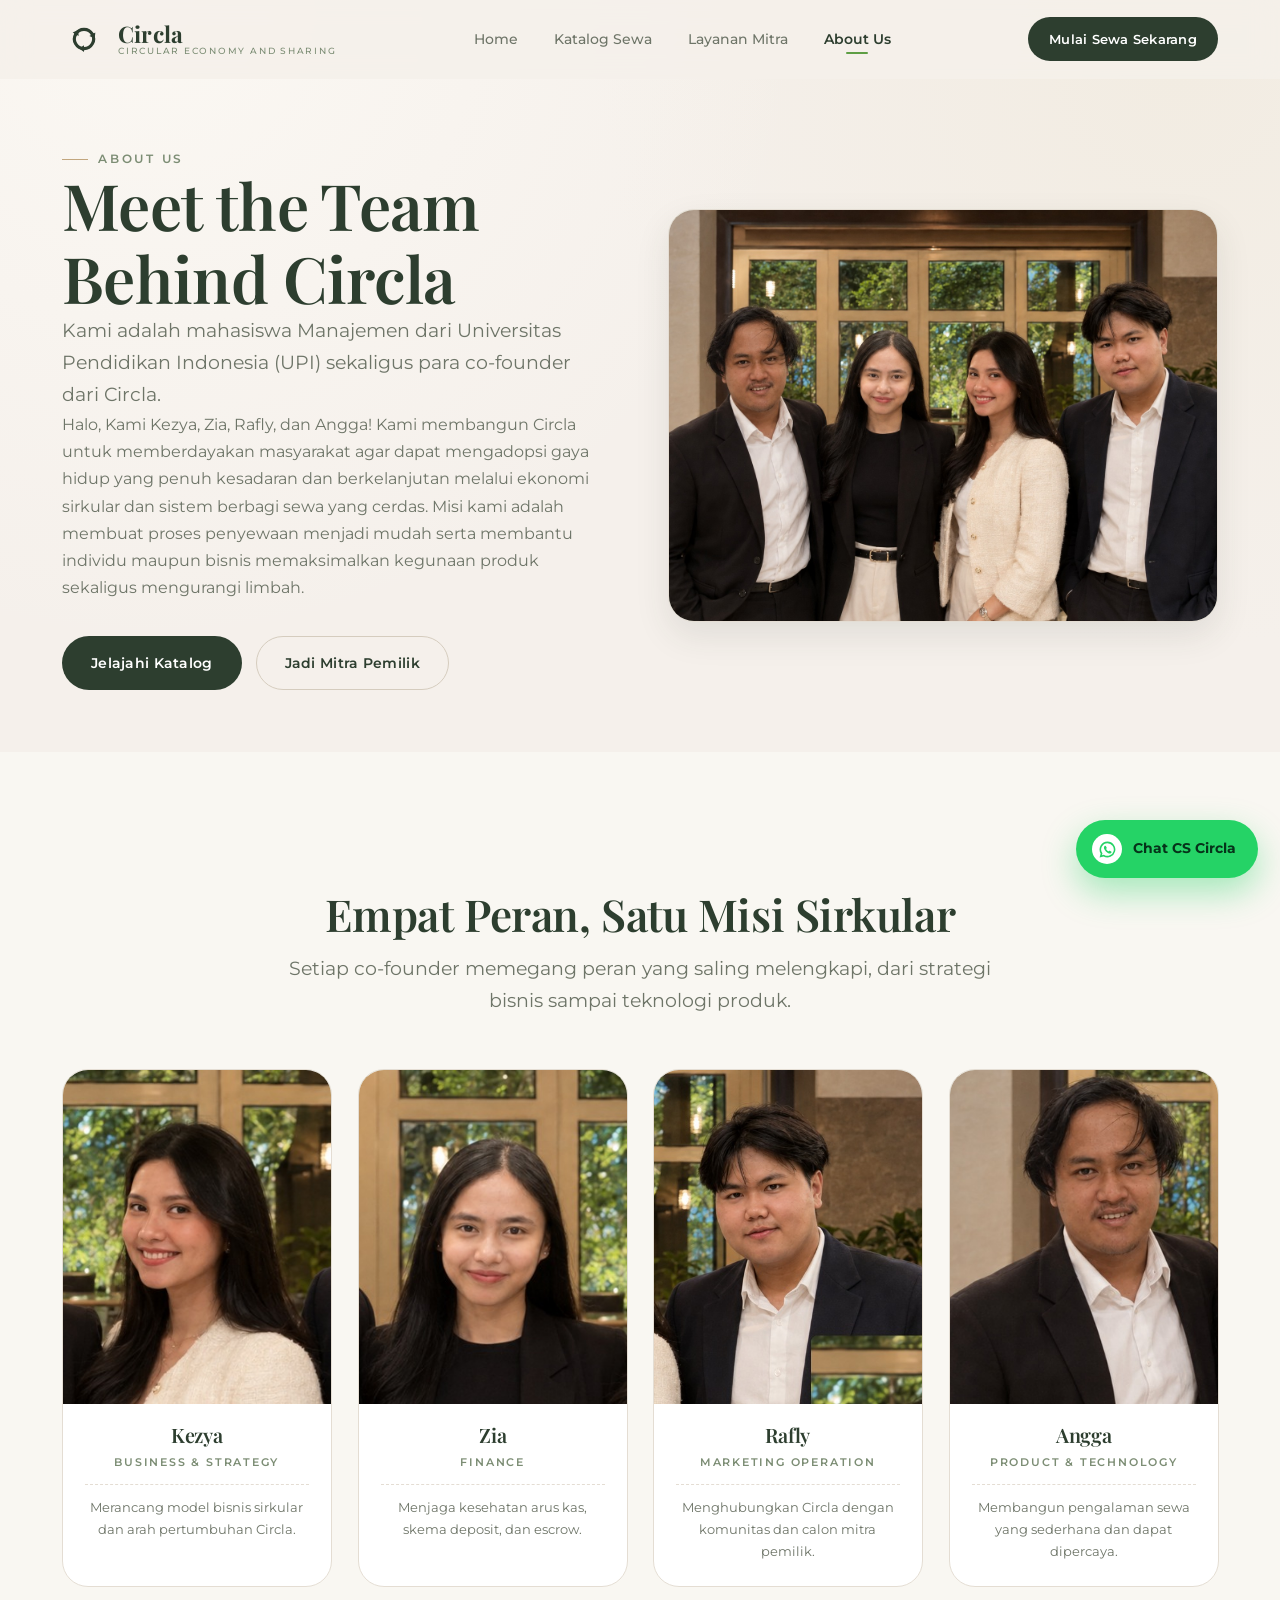
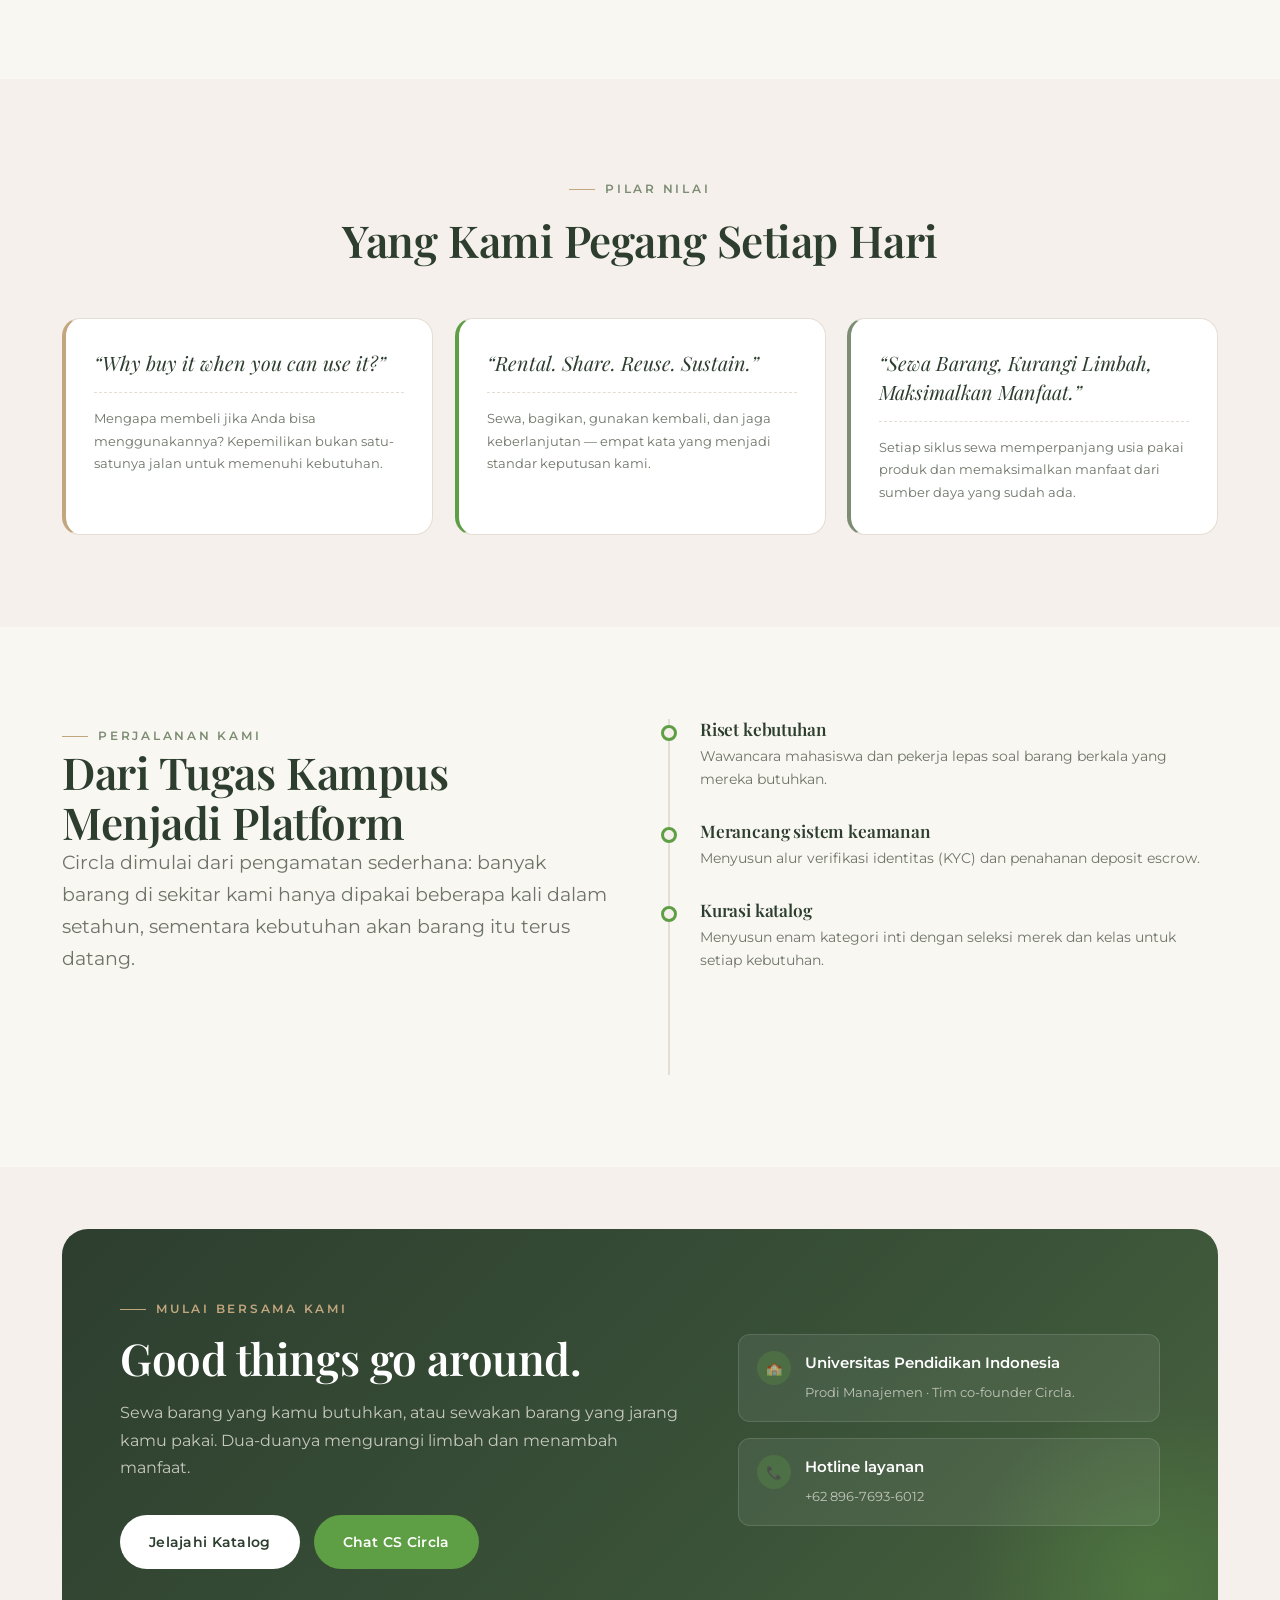
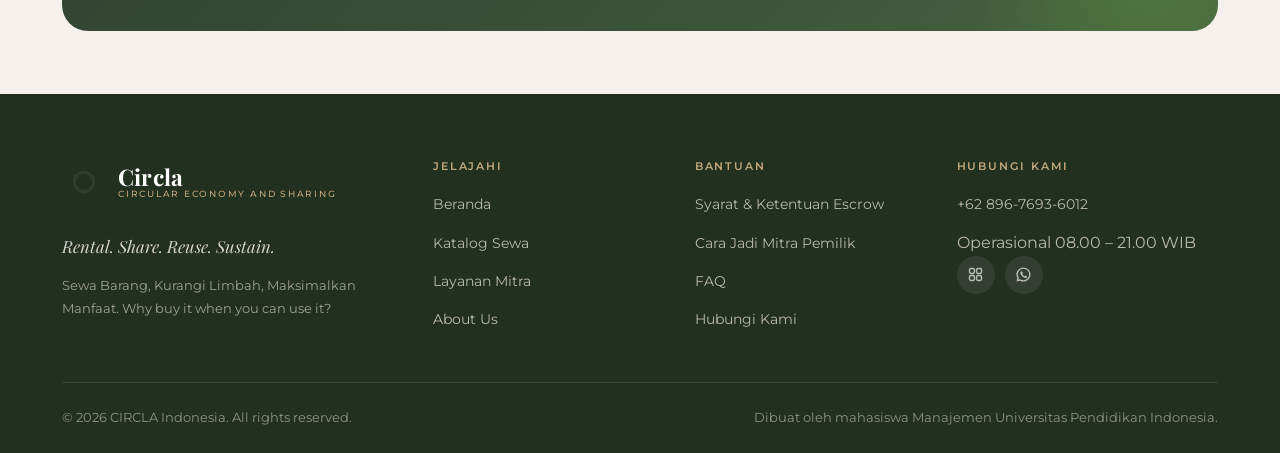
<file: about.html>
<!DOCTYPE html>
<html lang="id">
<head>
  <meta charset="UTF-8">
  <meta name="viewport" content="width=device-width, initial-scale=1">
  <title>About Us · Tim di Balik CIRCLA</title>
  <meta name="description" content="Kenali tim di balik Circla: Kezya, Zia, Rafly, dan Angga — mahasiswa Manajemen Universitas Pendidikan Indonesia yang membangun platform ekonomi sirkular.">
  <meta name="theme-color" content="#2D3E2F">
  <link rel="icon" type="image/svg+xml" href="asset/img/logo.svg">
  <link rel="preconnect" href="https://fonts.googleapis.com">
  <link rel="preconnect" href="https://fonts.gstatic.com" crossorigin>
  <link href="https://fonts.googleapis.com/css2?family=Playfair+Display:ital,wght@0,400;0,500;0,600;0,700;1,400;1,600&family=Montserrat:wght@300;400;500;600;700&display=swap" rel="stylesheet">
  <link rel="stylesheet" href="css/style.css">
</head>
<body>
  <a class="skip-link" href="#main">Lewati ke konten utama</a>

  <!-- ================= HEADER ================= -->
  <header class="site-header">
    <div class="container">
      <nav class="nav" aria-label="Navigasi utama">
        <a class="brand" href="index.html">
          <img class="brand__mark" src="asset/img/logo.svg" alt="" width="44" height="44">
          <span class="brand__text">
            <span class="brand__name">Circla</span>
            <span class="brand__sub">Circular Economy and Sharing</span>
          </span>
        </a>

        <ul class="nav__links" id="nav-links">
          <li><a class="nav__link" href="index.html">Home</a></li>
          <li><a class="nav__link" href="katalog.html">Katalog Sewa</a></li>
          <li><a class="nav__link" href="mitra.html">Layanan Mitra</a></li>
          <li><a class="nav__link" href="about.html" aria-current="page">About Us</a></li>
        </ul>

        <div class="nav__actions">
          <a class="btn btn--primary btn--sm" href="katalog.html">Mulai Sewa Sekarang</a>
          <button class="nav__burger" type="button" aria-label="Buka menu navigasi" aria-expanded="false" aria-controls="nav-links">
            <span></span><span></span><span></span>
          </button>
        </div>
      </nav>
    </div>
  </header>

  <main id="main">

    <!-- ================= ABOUT HERO ================= -->
    <section class="section section--tight">
      <div class="container">
        <div class="about-hero">
          <div>
            <span class="eyebrow reveal">About Us</span>
            <h1 class="reveal" data-delay="1">Meet the Team Behind Circla</h1>
            <p class="lead reveal" data-delay="2">
              Kami adalah mahasiswa Manajemen dari Universitas Pendidikan Indonesia (UPI)
              sekaligus para co-founder dari Circla.
            </p>
            <p class="reveal" data-delay="3">
              Halo, Kami Kezya, Zia, Rafly, dan Angga! Kami membangun Circla untuk memberdayakan
              masyarakat agar dapat mengadopsi gaya hidup yang penuh kesadaran dan berkelanjutan
              melalui ekonomi sirkular dan sistem berbagi sewa yang cerdas. Misi kami adalah membuat
              proses penyewaan menjadi mudah serta membantu individu maupun bisnis memaksimalkan
              kegunaan produk sekaligus mengurangi limbah.
            </p>
            <div class="cta-row reveal" data-delay="4">
              <a class="btn btn--primary" href="katalog.html">Jelajahi Katalog</a>
              <a class="btn btn--outline" href="mitra.html">Jadi Mitra Pemilik</a>
            </div>
          </div>

          <figure class="about-figure reveal" data-delay="2">
            <img src="asset/about%20us.jpeg" alt="Tim co-founder Circla">
          </figure>
        </div>
      </div>
    </section>

    <!-- ================= TEAM ================= -->
    <section class="section section--soft" id="tim">
      <div class="container">
        <div class="section-head section-head--center">
          <span class="eyebrow reveal">Tim Pendiri</span>
          <h2 class="reveal" data-delay="1">Empat Peran, Satu Misi Sirkular</h2>
          <p class="lead reveal" data-delay="2">
            Setiap co-founder memegang peran yang saling melengkapi, dari strategi bisnis
            sampai teknologi produk.
          </p>
        </div>

        <div class="team-grid">
          <article class="team-card reveal" data-delay="1">
            <div class="team-card__photo">
              <span class="team-card__mono" aria-hidden="true">K</span>
              <img src="asset/img/kezya.jpeg" alt="Foto Kezya, co-founder Circla" width="480" height="600" loading="lazy">
            </div>
            <div class="team-card__body">
              <h3 class="team-card__name">Kezya</h3>
              <div class="team-card__role">Business &amp; Strategy</div>
              <p class="team-card__note">Merancang model bisnis sirkular dan arah pertumbuhan Circla.</p>
            </div>
          </article>

          <article class="team-card reveal" data-delay="2">
            <div class="team-card__photo">
              <span class="team-card__mono" aria-hidden="true">Z</span>
              <img src="asset/img/zia.jpeg" alt="Foto Zia, co-founder Circla" width="480" height="600" loading="lazy">
            </div>
            <div class="team-card__body">
              <h3 class="team-card__name">Zia</h3>
              <div class="team-card__role">Finance</div>
              <p class="team-card__note">Menjaga kesehatan arus kas, skema deposit, dan escrow.</p>
            </div>
          </article>

          <article class="team-card reveal" data-delay="3">
            <div class="team-card__photo">
              <span class="team-card__mono" aria-hidden="true">R</span>
              <img src="asset/img/rafly.jpeg" alt="Foto Rafly, co-founder Circla" width="480" height="600" loading="lazy">
            </div>
            <div class="team-card__body">
              <h3 class="team-card__name">Rafly</h3>
              <div class="team-card__role">Marketing Operation</div>
              <p class="team-card__note">Menghubungkan Circla dengan komunitas dan calon mitra pemilik.</p>
            </div>
          </article>

          <article class="team-card reveal" data-delay="4">
            <div class="team-card__photo">
              <span class="team-card__mono" aria-hidden="true">A</span>
              <img src="asset/img/angga.jpeg" alt="Foto Angga, co-founder Circla" width="480" height="600" loading="lazy">
            </div>
            <div class="team-card__body">
              <h3 class="team-card__name">Angga</h3>
              <div class="team-card__role">Product &amp; Technology</div>
              <p class="team-card__note">Membangun pengalaman sewa yang sederhana dan dapat dipercaya.</p>
            </div>
          </article>
        </div>
      </div>
    </section>

    <!-- ================= VALUE PILLARS ================= -->
    <section class="section" id="nilai">
      <div class="container">
        <div class="section-head section-head--center">
          <span class="eyebrow reveal">Pilar Nilai</span>
          <h2 class="reveal" data-delay="1">Yang Kami Pegang Setiap Hari</h2>
        </div>

        <div class="pillars">
          <article class="pillar reveal" data-delay="1">
            <p class="pillar__quote">“Why buy it when you can use it?”</p>
            <p class="pillar__sub">
              Mengapa membeli jika Anda bisa menggunakannya? Kepemilikan bukan satu-satunya
              jalan untuk memenuhi kebutuhan.
            </p>
          </article>

          <article class="pillar reveal" data-delay="2">
            <p class="pillar__quote">“Rental. Share. Reuse. Sustain.”</p>
            <p class="pillar__sub">
              Sewa, bagikan, gunakan kembali, dan jaga keberlanjutan — empat kata yang menjadi
              standar keputusan kami.
            </p>
          </article>

          <article class="pillar reveal" data-delay="3">
            <p class="pillar__quote">“Sewa Barang, Kurangi Limbah, Maksimalkan Manfaat.”</p>
            <p class="pillar__sub">
              Setiap siklus sewa memperpanjang usia pakai produk dan memaksimalkan manfaat
              dari sumber daya yang sudah ada.
            </p>
          </article>
        </div>
      </div>
    </section>

    <!-- ================= JOURNEY ================= -->
    <section class="section section--soft" id="perjalanan">
      <div class="container">
        <div class="split">
          <div>
            <span class="eyebrow reveal">Perjalanan Kami</span>
            <h2 class="reveal" data-delay="1">Dari Tugas Kampus Menjadi Platform</h2>
            <p class="lead reveal" data-delay="2">
              Circla dimulai dari pengamatan sederhana: banyak barang di sekitar kami hanya
              dipakai beberapa kali dalam setahun, sementara kebutuhan akan barang itu terus datang.
            </p>
          </div>

          <div class="timeline">
            <div class="timeline__item reveal" data-delay="1">
              <h4>Riset kebutuhan</h4>
              <p>Wawancara mahasiswa dan pekerja lepas soal barang berkala yang mereka butuhkan.</p>
            </div>
            <div class="timeline__item reveal" data-delay="2">
              <h4>Merancang sistem keamanan</h4>
              <p>Menyusun alur verifikasi identitas (KYC) dan penahanan deposit escrow.</p>
            </div>
            <div class="timeline__item reveal" data-delay="3">
              <h4>Kurasi katalog</h4>
              <p>Menyusun enam kategori inti dengan seleksi merek dan kelas untuk setiap kebutuhan.</p>
            </div>
            <div class="timeline__item reveal" data-delay="4">
              <h4>Membuka mitra pemilik</h4>
              <p>Mengajak pemilik barang menganggur untuk ikut berputar dalam ekonomi sirkular.</p>
            </div>
          </div>
        </div>
      </div>
    </section>

    <!-- ================= CTA ================= -->
    <section class="section section--tight">
      <div class="container">
        <div class="banner banner--eco reveal">
          <div>
            <span class="eyebrow">Mulai Bersama Kami</span>
            <h2>Good things go around.</h2>
            <p>
              Sewa barang yang kamu butuhkan, atau sewakan barang yang jarang kamu pakai.
              Dua-duanya mengurangi limbah dan menambah manfaat.
            </p>
            <div class="cta-row">
              <a class="btn btn--light" href="katalog.html">Jelajahi Katalog</a>
              <a class="btn btn--eco" data-hotline-link data-whatsapp
                 href="https://wa.me/6289676936012?text=Halo%20Admin%20Circla,%20saya%20ingin%20tanya%20seputar%20sewa%20barang"
                 target="_blank" rel="noopener">Chat CS Circla</a>
            </div>
          </div>
          <ul class="banner__list">
            <li class="banner__item">
              <span class="banner__icon" aria-hidden="true">🏫</span>
              <div>
                <strong>Universitas Pendidikan Indonesia</strong>
                <span>Prodi Manajemen · Tim co-founder Circla.</span>
              </div>
            </li>
            <li class="banner__item">
              <span class="banner__icon" aria-hidden="true">📞</span>
              <div>
                <strong>Hotline layanan</strong>
                <span data-hotline>+62 896-7693-6012</span>
              </div>
            </li>
          </ul>
        </div>
      </div>
    </section>

  </main>

  <!-- ================= FOOTER ================= -->
  <footer class="site-footer">
    <div class="container">
      <div class="footer__grid">
        <div class="footer__brand">
          <a class="brand" href="index.html">
            <img class="brand__mark" src="asset/img/logo.svg" alt="" width="44" height="44">
            <span class="brand__text">
              <span class="brand__name">Circla</span>
              <span class="brand__sub">Circular Economy and Sharing</span>
            </span>
          </a>
          <p class="footer__tagline">Rental. Share. Reuse. Sustain.</p>
          <p class="footer__desc">
            Sewa Barang, Kurangi Limbah, Maksimalkan Manfaat.
            Why buy it when you can use it?
          </p>
        </div>

        <div>
          <h4 class="footer__title">Jelajahi</h4>
          <ul class="footer__list">
            <li><a href="index.html">Beranda</a></li>
            <li><a href="katalog.html">Katalog Sewa</a></li>
            <li><a href="mitra.html">Layanan Mitra</a></li>
            <li><a href="about.html">About Us</a></li>
          </ul>
        </div>

        <div>
          <h4 class="footer__title">Bantuan</h4>
          <ul class="footer__list">
            <li><a href="index.html#keamanan">Syarat &amp; Ketentuan Escrow</a></li>
            <li><a href="mitra.html#daftar">Cara Jadi Mitra Pemilik</a></li>
            <li><a href="index.html#faq">FAQ</a></li>
            <li><a href="index.html#kontak">Hubungi Kami</a></li>
          </ul>
        </div>

        <div>
          <h4 class="footer__title">Hubungi Kami</h4>
          <ul class="footer__list">
            <li><a data-hotline-link data-whatsapp
                   href="https://wa.me/6289676936012?text=Halo%20Admin%20Circla,%20saya%20ingin%20tanya%20seputar%20sewa%20barang"
                   target="_blank" rel="noopener">+62 896-7693-6012</a></li>
            <li><span>Operasional 08.00 – 21.00 WIB</span></li>
          </ul>
          <div class="footer__social">
            <a href="katalog.html" aria-label="Katalog Circla">
              <svg viewBox="0 0 24 24" width="17" height="17" fill="none" stroke="currentColor" stroke-width="2" aria-hidden="true">
                <rect x="3.5" y="3.5" width="7" height="7" rx="2"/><rect x="13.5" y="3.5" width="7" height="7" rx="2"/>
                <rect x="3.5" y="13.5" width="7" height="7" rx="2"/><rect x="13.5" y="13.5" width="7" height="7" rx="2"/>
              </svg>
            </a>
            <a data-hotline-link data-whatsapp
               href="https://wa.me/6289676936012?text=Halo%20Admin%20Circla,%20saya%20ingin%20tanya%20seputar%20sewa%20barang"
               target="_blank" rel="noopener" aria-label="WhatsApp Circla">
              <svg viewBox="0 0 24 24" width="17" height="17" fill="currentColor" aria-hidden="true">
                <path d="M12 2a10 10 0 0 0-8.6 15.1L2 22l5-1.3A10 10 0 1 0 12 2Zm0 2a8 8 0 1 1-4.1 14.9l-.4-.2-2.6.7.7-2.5-.2-.4A8 8 0 0 1 12 4Z"/>
                <path d="M9.4 7.6c.3 0 .6.1.8.5l.8 1.8c.1.2.1.4-.1.6l-.5.6c-.1.2-.2.3 0 .6a7 7 0 0 0 2.6 2.6c.3.2.5.1.6 0l.6-.6c.2-.2.4-.2.6-.1l1.8.8c.4.2.5.4.5.7 0 .8-.7 1.7-1.7 1.8-.6.1-1.4.1-3-.6a10 10 0 0 1-4.2-4.2c-.7-1.6-.7-2.4-.6-3 .1-1 1-1.7 1.8-1.7Z"/>
              </svg>
            </a>
          </div>
        </div>
      </div>

      <div class="footer__bottom">
        <span>© <span data-brand-year>2026</span> CIRCLA Indonesia. All rights reserved.</span>
        <span>Dibuat oleh mahasiswa Manajemen Universitas Pendidikan Indonesia.</span>
      </div>
    </div>
  </footer>

  <!-- ================= FLOATING WHATSAPP ================= -->
  <a class="fab" data-hotline-link data-whatsapp
     href="https://wa.me/6289676936012?text=Halo%20Admin%20Circla,%20saya%20ingin%20tanya%20seputar%20sewa%20barang"
     target="_blank" rel="noopener" aria-label="Chat CS Circla via WhatsApp">
    <span class="fab__icon" aria-hidden="true">
      <svg viewBox="0 0 24 24" fill="currentColor">
        <path d="M12 2a10 10 0 0 0-8.6 15.1L2 22l5-1.3A10 10 0 1 0 12 2Zm0 2a8 8 0 1 1-4.1 14.9l-.4-.2-2.6.7.7-2.5-.2-.4A8 8 0 0 1 12 4Z"/>
        <path d="M9.4 7.6c.3 0 .6.1.8.5l.8 1.8c.1.2.1.4-.1.6l-.5.6c-.1.2-.2.3 0 .6a7 7 0 0 0 2.6 2.6c.3.2.5.1.6 0l.6-.6c.2-.2.4-.2.6-.1l1.8.8c.4.2.5.4.5.7 0 .8-.7 1.7-1.7 1.8-.6.1-1.4.1-3-.6a10 10 0 0 1-4.2-4.2c-.7-1.6-.7-2.4-.6-3 .1-1 1-1.7 1.8-1.7Z"/>
      </svg>
    </span>
    <span class="fab__text">Chat CS Circla</span>
  </a>

  <script src="js/data.js"></script>
  <script src="js/main.js"></script>
</body>
</html>
</file>
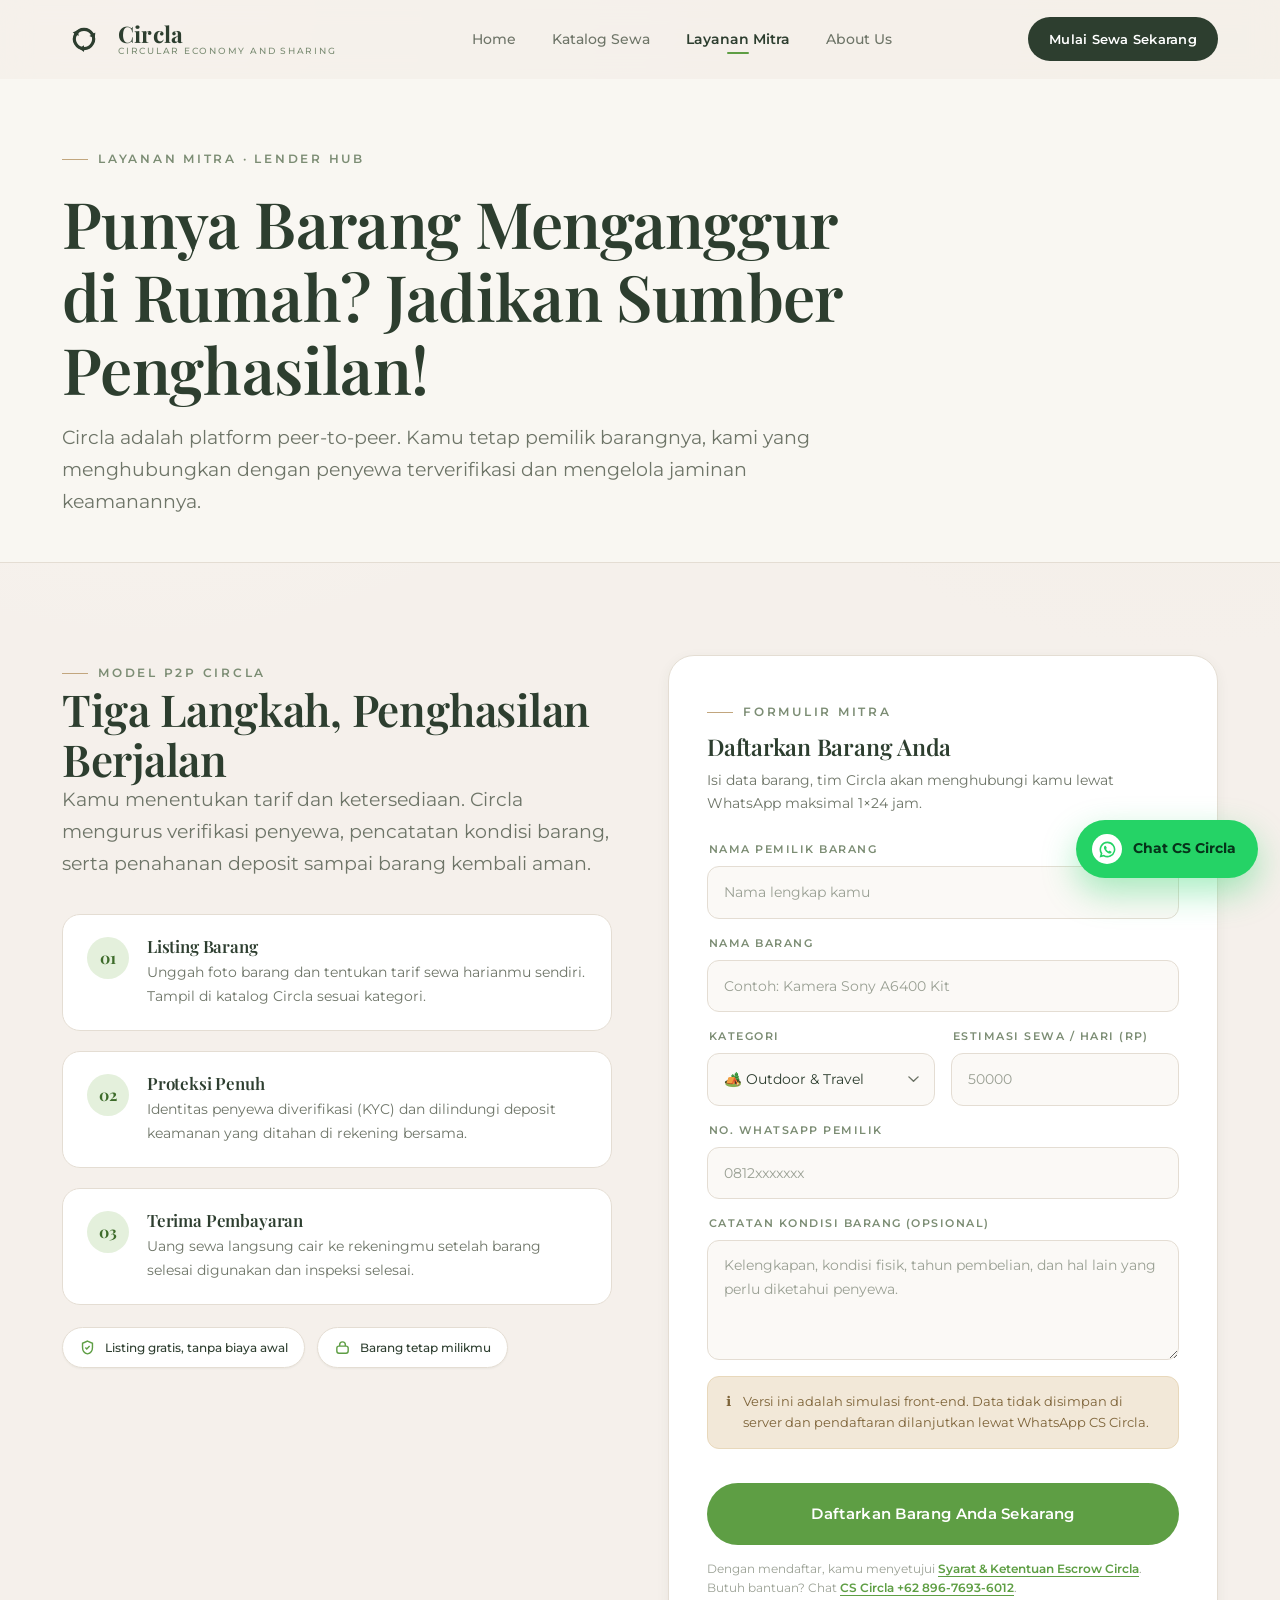
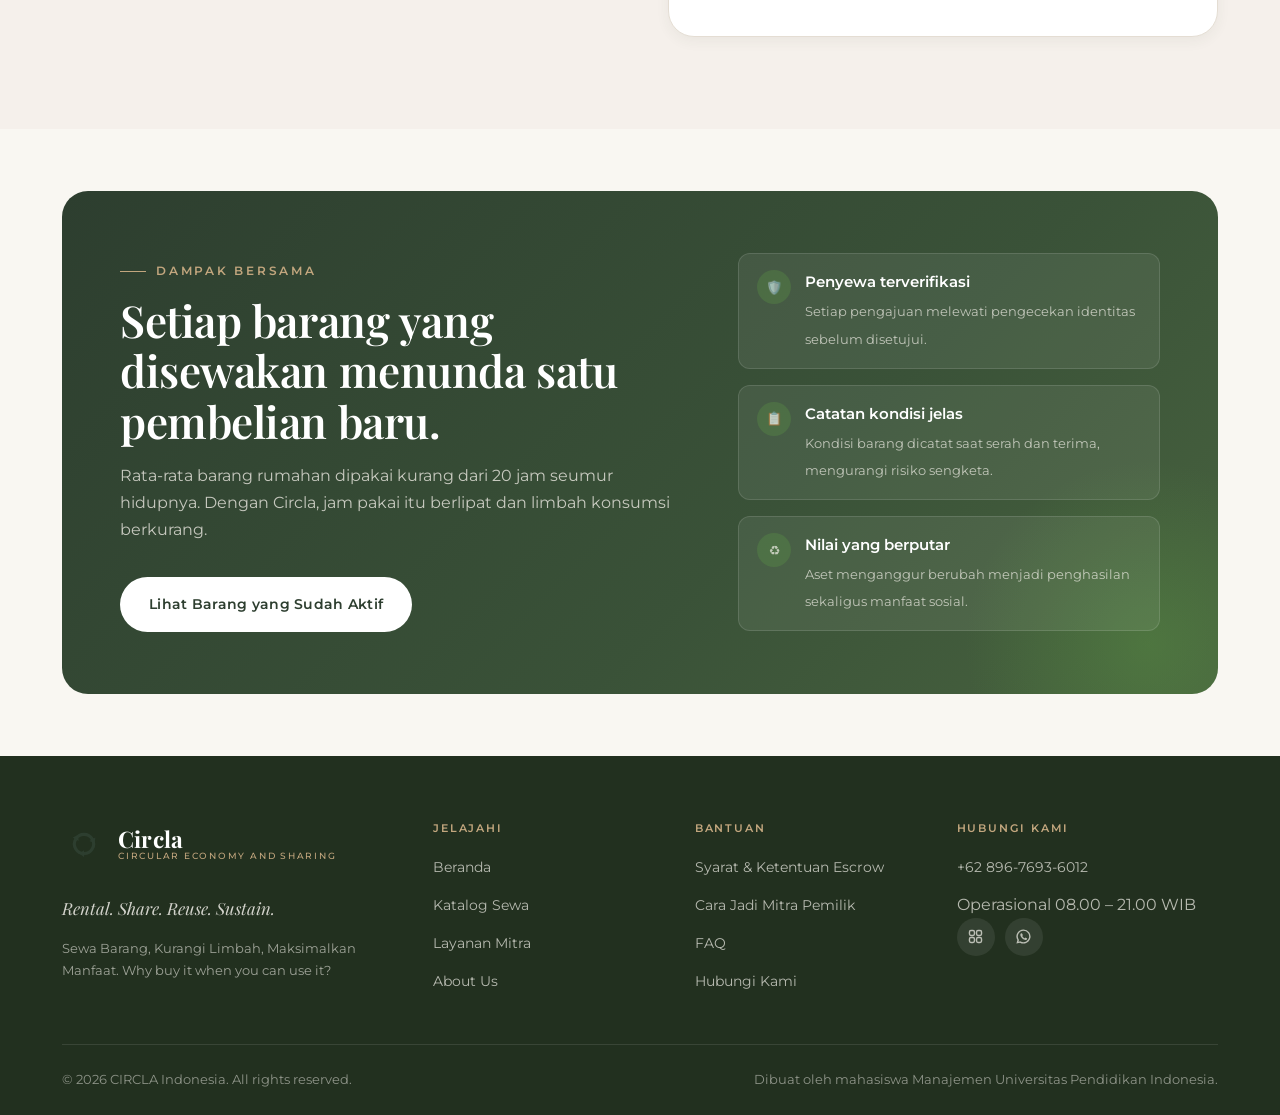
<file: mitra.html>
<!DOCTYPE html>
<html lang="id">
<head>
  <meta charset="UTF-8">
  <meta name="viewport" content="width=device-width, initial-scale=1">
  <title>Layanan Mitra Pemilik Barang · CIRCLA</title>
  <meta name="description" content="Jadikan barang menganggur di rumah sebagai sumber penghasilan. Daftarkan barangmu di Circla dengan proteksi KYC dan deposit keamanan.">
  <meta name="theme-color" content="#2D3E2F">
  <link rel="icon" type="image/svg+xml" href="asset/img/logo.svg">
  <link rel="preconnect" href="https://fonts.googleapis.com">
  <link rel="preconnect" href="https://fonts.gstatic.com" crossorigin>
  <link href="https://fonts.googleapis.com/css2?family=Playfair+Display:ital,wght@0,400;0,500;0,600;0,700;1,400;1,600&family=Montserrat:wght@300;400;500;600;700&display=swap" rel="stylesheet">
  <link rel="stylesheet" href="css/style.css">
</head>
<body>
  <a class="skip-link" href="#main">Lewati ke konten utama</a>

  <!-- ================= HEADER ================= -->
  <header class="site-header">
    <div class="container">
      <nav class="nav" aria-label="Navigasi utama">
        <a class="brand" href="index.html">
          <img class="brand__mark" src="asset/img/logo.svg" alt="" width="44" height="44">
          <span class="brand__text">
            <span class="brand__name">Circla</span>
            <span class="brand__sub">Circular Economy and Sharing</span>
          </span>
        </a>

        <ul class="nav__links" id="nav-links">
          <li><a class="nav__link" href="index.html">Home</a></li>
          <li><a class="nav__link" href="katalog.html">Katalog Sewa</a></li>
          <li><a class="nav__link" href="mitra.html" aria-current="page">Layanan Mitra</a></li>
          <li><a class="nav__link" href="about.html">About Us</a></li>
        </ul>

        <div class="nav__actions">
          <a class="btn btn--primary btn--sm" href="#daftar">Mulai Sewa Sekarang</a>
          <button class="nav__burger" type="button" aria-label="Buka menu navigasi" aria-expanded="false" aria-controls="nav-links">
            <span></span><span></span><span></span>
          </button>
        </div>
      </nav>
    </div>
  </header>

  <main id="main">

    <!-- ================= PAGE HERO ================= -->
    <section class="page-hero">
      <div class="container">
        <div class="page-hero__inner">
          <span class="eyebrow reveal">Layanan Mitra · Lender Hub</span>
          <h1 class="reveal" data-delay="1">Punya Barang Menganggur di Rumah? Jadikan Sumber Penghasilan!</h1>
          <p class="lead reveal" data-delay="2">
            Circla adalah platform peer-to-peer. Kamu tetap pemilik barangnya, kami yang
            menghubungkan dengan penyewa terverifikasi dan mengelola jaminan keamanannya.
          </p>
        </div>
      </div>
    </section>

    <!-- ================= MODEL P2P + FORM ================= -->
    <section class="section" id="daftar">
      <div class="container">
        <div class="split">

          <div>
            <span class="eyebrow reveal">Model P2P Circla</span>
            <h2 class="reveal" data-delay="1">Tiga Langkah, Penghasilan Berjalan</h2>
            <p class="lead reveal" data-delay="2">
              Kamu menentukan tarif dan ketersediaan. Circla mengurus verifikasi penyewa,
              pencatatan kondisi barang, serta penahanan deposit sampai barang kembali aman.
            </p>

            <ul class="value-list">
              <li class="value-item reveal" data-delay="1">
                <span class="value-item__num">01</span>
                <div>
                  <h3>Listing Barang</h3>
                  <p>Unggah foto barang dan tentukan tarif sewa harianmu sendiri. Tampil di katalog Circla sesuai kategori.</p>
                </div>
              </li>
              <li class="value-item reveal" data-delay="2">
                <span class="value-item__num">02</span>
                <div>
                  <h3>Proteksi Penuh</h3>
                  <p>Identitas penyewa diverifikasi (KYC) dan dilindungi deposit keamanan yang ditahan di rekening bersama.</p>
                </div>
              </li>
              <li class="value-item reveal" data-delay="3">
                <span class="value-item__num">03</span>
                <div>
                  <h3>Terima Pembayaran</h3>
                  <p>Uang sewa langsung cair ke rekeningmu setelah barang selesai digunakan dan inspeksi selesai.</p>
                </div>
              </li>
            </ul>

            <div class="trust-strip reveal" data-delay="4">
              <span class="trust-badge">
                <svg viewBox="0 0 24 24" fill="none" stroke="currentColor" stroke-width="2" aria-hidden="true">
                  <path d="M12 3l7 3v6c0 4.6-3 8.2-7 9-4-.8-7-4.4-7-9V6z"/><path d="M9 12l2 2 4-4"/>
                </svg>
                Listing gratis, tanpa biaya awal
              </span>
              <span class="trust-badge">
                <svg viewBox="0 0 24 24" fill="none" stroke="currentColor" stroke-width="2" aria-hidden="true">
                  <rect x="4" y="10" width="16" height="10" rx="3"/><path d="M8 10V8a4 4 0 0 1 8 0v2"/>
                </svg>
                Barang tetap milikmu
              </span>
            </div>
          </div>

          <!-- ---------- Registration form ---------- -->
          <div class="form-card reveal" data-delay="1">
            <div class="form-card__head">
              <span class="eyebrow">Formulir Mitra</span>
              <h3>Daftarkan Barang Anda</h3>
              <p>Isi data barang, tim Circla akan menghubungi kamu lewat WhatsApp maksimal 1×24 jam.</p>
            </div>

            <div data-partner-result></div>

            <form class="form-grid" data-partner-form novalidate>
              <div class="field">
                <label class="field__label" for="p-nama">Nama pemilik barang</label>
                <input class="input" id="p-nama" type="text" placeholder="Nama lengkap kamu">
              </div>

              <div class="field">
                <label class="field__label" for="p-barang">Nama barang</label>
                <input class="input" id="p-barang" type="text" placeholder="Contoh: Kamera Sony A6400 Kit">
              </div>

              <div class="form-grid form-grid--2">
                <div class="field">
                  <label class="field__label" for="p-kategori">Kategori</label>
                  <select class="select" id="p-kategori">
                    <option value="outdoor">🏕️ Outdoor &amp; Travel</option>
                    <option value="photography">📷 Photography &amp; Content Creation</option>
                    <option value="event">🎉 Event &amp; Party</option>
                    <option value="fashion">👗 Fashion &amp; Accessories</option>
                    <option value="tools">🛠️ Tools &amp; Home Equipment</option>
                    <option value="entertainment">🎮 Entertainment</option>
                  </select>
                </div>

                <div class="field">
                  <label class="field__label" for="p-harga">Estimasi sewa / hari (Rp)</label>
                  <input class="input" id="p-harga" type="number" min="1000" step="5000" placeholder="50000" inputmode="numeric">
                </div>
              </div>

              <div class="field">
                <label class="field__label" for="p-wa">No. WhatsApp pemilik</label>
                <input class="input" id="p-wa" type="tel" inputmode="numeric" placeholder="0812xxxxxxx">
              </div>

              <div class="field">
                <label class="field__label" for="p-catatan">Catatan kondisi barang (opsional)</label>
                <textarea class="textarea" id="p-catatan" placeholder="Kelengkapan, kondisi fisik, tahun pembelian, dan hal lain yang perlu diketahui penyewa."></textarea>
              </div>

              <div class="alert alert--gold">
                <span aria-hidden="true">ℹ️</span>
                <div>Versi ini adalah simulasi front-end. Data tidak disimpan di server dan
                  pendaftaran dilanjutkan lewat WhatsApp CS Circla.</div>
              </div>

              <button class="btn btn--eco btn--block btn--lg" type="submit">Daftarkan Barang Anda Sekarang</button>
            </form>

            <p class="form-note">
              Dengan mendaftar, kamu menyetujui
              <a href="index.html#keamanan">Syarat &amp; Ketentuan Escrow Circla</a>.
              Butuh bantuan? Chat <a data-hotline-link data-whatsapp
              href="https://wa.me/6289676936012?text=Halo%20Admin%20Circla,%20saya%20ingin%20tanya%20seputar%20sewa%20barang"
              target="_blank" rel="noopener">CS Circla +62 896-7693-6012</a>.
            </p>
          </div>

        </div>
      </div>
    </section>

    <!-- ================= BENEFIT BANNER ================= -->
    <section class="section section--soft section--tight">
      <div class="container">
        <div class="banner banner--eco reveal">
          <div>
            <span class="eyebrow">Dampak Bersama</span>
            <h2>Setiap barang yang disewakan menunda satu pembelian baru.</h2>
            <p>
              Rata-rata barang rumahan dipakai kurang dari 20 jam seumur hidupnya.
              Dengan Circla, jam pakai itu berlipat dan limbah konsumsi berkurang.
            </p>
            <div class="cta-row">
              <a class="btn btn--light" href="katalog.html">Lihat Barang yang Sudah Aktif</a>
            </div>
          </div>
          <ul class="banner__list">
            <li class="banner__item">
              <span class="banner__icon" aria-hidden="true">🛡️</span>
              <div>
                <strong>Penyewa terverifikasi</strong>
                <span>Setiap pengajuan melewati pengecekan identitas sebelum disetujui.</span>
              </div>
            </li>
            <li class="banner__item">
              <span class="banner__icon" aria-hidden="true">📋</span>
              <div>
                <strong>Catatan kondisi jelas</strong>
                <span>Kondisi barang dicatat saat serah dan terima, mengurangi risiko sengketa.</span>
              </div>
            </li>
            <li class="banner__item">
              <span class="banner__icon" aria-hidden="true">♻️</span>
              <div>
                <strong>Nilai yang berputar</strong>
                <span>Aset menganggur berubah menjadi penghasilan sekaligus manfaat sosial.</span>
              </div>
            </li>
          </ul>
        </div>
      </div>
    </section>

  </main>

  <!-- ================= FOOTER ================= -->
  <footer class="site-footer">
    <div class="container">
      <div class="footer__grid">
        <div class="footer__brand">
          <a class="brand" href="index.html">
            <img class="brand__mark" src="asset/img/logo.svg" alt="" width="44" height="44">
            <span class="brand__text">
              <span class="brand__name">Circla</span>
              <span class="brand__sub">Circular Economy and Sharing</span>
            </span>
          </a>
          <p class="footer__tagline">Rental. Share. Reuse. Sustain.</p>
          <p class="footer__desc">
            Sewa Barang, Kurangi Limbah, Maksimalkan Manfaat.
            Why buy it when you can use it?
          </p>
        </div>

        <div>
          <h4 class="footer__title">Jelajahi</h4>
          <ul class="footer__list">
            <li><a href="index.html">Beranda</a></li>
            <li><a href="katalog.html">Katalog Sewa</a></li>
            <li><a href="mitra.html">Layanan Mitra</a></li>
            <li><a href="about.html">About Us</a></li>
          </ul>
        </div>

        <div>
          <h4 class="footer__title">Bantuan</h4>
          <ul class="footer__list">
            <li><a href="index.html#keamanan">Syarat &amp; Ketentuan Escrow</a></li>
            <li><a href="mitra.html#daftar">Cara Jadi Mitra Pemilik</a></li>
            <li><a href="index.html#faq">FAQ</a></li>
            <li><a href="index.html#kontak">Hubungi Kami</a></li>
          </ul>
        </div>

        <div>
          <h4 class="footer__title">Hubungi Kami</h4>
          <ul class="footer__list">
            <li><a data-hotline-link data-whatsapp
                   href="https://wa.me/6289676936012?text=Halo%20Admin%20Circla,%20saya%20ingin%20tanya%20seputar%20sewa%20barang"
                   target="_blank" rel="noopener">+62 896-7693-6012</a></li>
            <li><span>Operasional 08.00 – 21.00 WIB</span></li>
          </ul>
          <div class="footer__social">
            <a href="katalog.html" aria-label="Katalog Circla">
              <svg viewBox="0 0 24 24" width="17" height="17" fill="none" stroke="currentColor" stroke-width="2" aria-hidden="true">
                <rect x="3.5" y="3.5" width="7" height="7" rx="2"/><rect x="13.5" y="3.5" width="7" height="7" rx="2"/>
                <rect x="3.5" y="13.5" width="7" height="7" rx="2"/><rect x="13.5" y="13.5" width="7" height="7" rx="2"/>
              </svg>
            </a>
            <a data-hotline-link data-whatsapp
               href="https://wa.me/6289676936012?text=Halo%20Admin%20Circla,%20saya%20ingin%20tanya%20seputar%20sewa%20barang"
               target="_blank" rel="noopener" aria-label="WhatsApp Circla">
              <svg viewBox="0 0 24 24" width="17" height="17" fill="currentColor" aria-hidden="true">
                <path d="M12 2a10 10 0 0 0-8.6 15.1L2 22l5-1.3A10 10 0 1 0 12 2Zm0 2a8 8 0 1 1-4.1 14.9l-.4-.2-2.6.7.7-2.5-.2-.4A8 8 0 0 1 12 4Z"/>
                <path d="M9.4 7.6c.3 0 .6.1.8.5l.8 1.8c.1.2.1.4-.1.6l-.5.6c-.1.2-.2.3 0 .6a7 7 0 0 0 2.6 2.6c.3.2.5.1.6 0l.6-.6c.2-.2.4-.2.6-.1l1.8.8c.4.2.5.4.5.7 0 .8-.7 1.7-1.7 1.8-.6.1-1.4.1-3-.6a10 10 0 0 1-4.2-4.2c-.7-1.6-.7-2.4-.6-3 .1-1 1-1.7 1.8-1.7Z"/>
              </svg>
            </a>
          </div>
        </div>
      </div>

      <div class="footer__bottom">
        <span>© <span data-brand-year>2026</span> CIRCLA Indonesia. All rights reserved.</span>
        <span>Dibuat oleh mahasiswa Manajemen Universitas Pendidikan Indonesia.</span>
      </div>
    </div>
  </footer>

  <!-- ================= FLOATING WHATSAPP ================= -->
  <a class="fab" data-hotline-link data-whatsapp
     href="https://wa.me/6289676936012?text=Halo%20Admin%20Circla,%20saya%20ingin%20tanya%20seputar%20sewa%20barang"
     target="_blank" rel="noopener" aria-label="Chat CS Circla via WhatsApp">
    <span class="fab__icon" aria-hidden="true">
      <svg viewBox="0 0 24 24" fill="currentColor">
        <path d="M12 2a10 10 0 0 0-8.6 15.1L2 22l5-1.3A10 10 0 1 0 12 2Zm0 2a8 8 0 1 1-4.1 14.9l-.4-.2-2.6.7.7-2.5-.2-.4A8 8 0 0 1 12 4Z"/>
        <path d="M9.4 7.6c.3 0 .6.1.8.5l.8 1.8c.1.2.1.4-.1.6l-.5.6c-.1.2-.2.3 0 .6a7 7 0 0 0 2.6 2.6c.3.2.5.1.6 0l.6-.6c.2-.2.4-.2.6-.1l1.8.8c.4.2.5.4.5.7 0 .8-.7 1.7-1.7 1.8-.6.1-1.4.1-3-.6a10 10 0 0 1-4.2-4.2c-.7-1.6-.7-2.4-.6-3 .1-1 1-1.7 1.8-1.7Z"/>
      </svg>
    </span>
    <span class="fab__text">Chat CS Circla</span>
  </a>

  <script src="js/data.js"></script>
  <script src="js/main.js"></script>
</body>
</html>
</file>
<file: css/style.css>
/* ==========================================================================
   CIRCLA — Circular Economy and Sharing
   Global stylesheet · Flat design · Editorial · Sustainable luxury
   --------------------------------------------------------------------------
   1.  Tokens
   2.  Reset & base
   3.  Layout helpers
   4.  Typography
   5.  Buttons / badges / pills
   6.  Header & navigation
   7.  Hero
   8.  Search widget
   9.  Sections (workflow, categories, lender, contact, values)
   10. Catalog page (tabs, toolbar, product cards)
   11. Partner page (mitra)
   12. About page
   13. Forms
   14. Modal
   15. Footer
   16. Floating action button + chat panel
   17. Animations & reveal
   18. Responsive
   ========================================================================== */

/* ------------------------------------------------------------------ *
 * 1. TOKENS
 * ------------------------------------------------------------------ */
:root {
  /* Surfaces */
  --bg: #f5f0eb;
  --bg-soft: #f9f7f2;
  --surface: #ffffff;
  --surface-2: #fbf9f6;

  /* Brand */
  --dark: #2d3e2f;
  --dark-2: #22301f;
  --sage: #7c8d74;
  --sage-soft: #e6ebe0;
  --gold: #c2a67e;
  --gold-soft: #f2e8d8;
  --eco: #5e9e44;
  --eco-soft: #e4f0dc;

  /* Text */
  --ink: #2d3e2f;
  --muted: #6e7568;
  --muted-2: #9aa094;

  /* Lines */
  --line: #e4ddd3;
  --line-strong: #d5ccbe;

  /* Shape */
  --radius-xs: 8px;
  --radius-sm: 12px;
  --radius: 18px;
  --radius-lg: 26px;
  --radius-pill: 999px;

  /* Elevation (kept very soft for a flat look) */
  --shadow-xs: 0 1px 2px rgba(45, 62, 47, 0.05);
  --shadow-sm: 0 4px 14px rgba(45, 62, 47, 0.06);
  --shadow: 0 14px 34px rgba(45, 62, 47, 0.1);
  --shadow-lg: 0 28px 70px rgba(45, 62, 47, 0.18);

  /* Type */
  --font-serif: "Playfair Display", Georgia, "Times New Roman", serif;
  --font-sans: "Montserrat", "Segoe UI", system-ui, -apple-system, Arial, sans-serif;

  /* Metrics */
  --maxw: 1200px;
  --nav-h: 78px;
  --ease: cubic-bezier(0.22, 0.68, 0.34, 1);
  --ease-soft: cubic-bezier(0.34, 1.4, 0.5, 1);
}

/* ------------------------------------------------------------------ *
 * 2. RESET & BASE
 * ------------------------------------------------------------------ */
*,
*::before,
*::after {
  box-sizing: border-box;
}

html {
  -webkit-text-size-adjust: 100%;
  scroll-behavior: smooth;
}

body {
  margin: 0;
  background-color: var(--bg);
  background-image: radial-gradient(circle at 12% 0%, #fbf8f3 0%, transparent 45%),
    radial-gradient(circle at 92% 8%, #f2ece2 0%, transparent 40%);
  background-attachment: fixed;
  color: var(--ink);
  font-family: var(--font-sans);
  font-size: 16px;
  font-weight: 400;
  line-height: 1.7;
  -webkit-font-smoothing: antialiased;
  text-rendering: optimizeLegibility;
  overflow-x: hidden;
}

body.is-locked {
  overflow: hidden;
}

img,
svg,
video {
  max-width: 100%;
  display: block;
}

a {
  color: inherit;
  text-decoration: none;
}

button,
input,
select,
textarea {
  font: inherit;
  color: inherit;
}

button {
  cursor: pointer;
  border: 0;
  background: none;
}

ul,
ol {
  margin: 0;
  padding: 0;
  list-style: none;
}

h1, h2, h3, h4, h5, h6, p, figure {
  margin: 0;
}

hr {
  border: 0;
  border-top: 1px solid var(--line);
  margin: 0;
}

::selection {
  background: var(--dark);
  color: #fff;
}

:focus-visible {
  outline: 2px solid var(--eco);
  outline-offset: 3px;
  border-radius: 4px;
}

/* ------------------------------------------------------------------ *
 * 3. LAYOUT HELPERS
 * ------------------------------------------------------------------ */
.container {
  width: 100%;
  max-width: var(--maxw);
  margin-inline: auto;
  padding-inline: 22px;
}

.container--wide {
  max-width: 1340px;
}

.section {
  padding: 92px 0;
  position: relative;
}

.section--soft {
  background: var(--bg-soft);
}

.section--tight {
  padding: 62px 0;
}

.section--dark {
  background: var(--dark);
  color: #f2f0ea;
}

.divider {
  height: 1px;
  background: var(--line);
}

.grid {
  display: grid;
  gap: 26px;
}

.sr-only {
  position: absolute;
  width: 1px;
  height: 1px;
  padding: 0;
  margin: -1px;
  overflow: hidden;
  clip: rect(0 0 0 0);
  white-space: nowrap;
  border: 0;
}

.skip-link {
  position: absolute;
  left: -9999px;
  top: 0;
  z-index: 999;
  background: var(--dark);
  color: #fff;
  padding: 12px 20px;
  border-radius: 0 0 var(--radius-sm) 0;
}

.skip-link:focus {
  left: 0;
}

/* ------------------------------------------------------------------ *
 * 4. TYPOGRAPHY
 * ------------------------------------------------------------------ */
h1, h2, h3, h4 {
  font-family: var(--font-serif);
  font-weight: 600;
  line-height: 1.14;
  letter-spacing: -0.01em;
  color: var(--dark);
}

h1 { font-size: clamp(2.4rem, 5.4vw, 4rem); }
h2 { font-size: clamp(1.85rem, 3.6vw, 2.75rem); }
h3 { font-size: clamp(1.2rem, 1.8vw, 1.5rem); }
h4 { font-size: 1.08rem; }

p {
  color: var(--muted);
}

.lead {
  font-size: clamp(1.02rem, 1.5vw, 1.18rem);
  color: var(--muted);
  max-width: 62ch;
}

.eyebrow {
  display: inline-flex;
  align-items: center;
  gap: 10px;
  font-size: 0.72rem;
  font-weight: 600;
  letter-spacing: 0.24em;
  text-transform: uppercase;
  color: var(--sage);
}

.eyebrow::before {
  content: "";
  width: 26px;
  height: 1px;
  background: var(--gold);
}

.serif-italic {
  font-family: var(--font-serif);
  font-style: italic;
  color: var(--gold);
}

.section-head {
  max-width: 720px;
  margin-bottom: 52px;
}

.section-head--center {
  margin-inline: auto;
  text-align: center;
}

.section-head--center .eyebrow {
  justify-content: center;
}

.section-head--center .lead {
  margin-inline: auto;
}

.section-head h2 {
  margin: 16px 0 14px;
}

/* ------------------------------------------------------------------ *
 * 5. BUTTONS / BADGES / PILLS
 * ------------------------------------------------------------------ */
.btn {
  display: inline-flex;
  align-items: center;
  justify-content: center;
  gap: 10px;
  padding: 14px 28px;
  border-radius: var(--radius-pill);
  font-size: 0.9rem;
  font-weight: 600;
  letter-spacing: 0.02em;
  border: 1px solid transparent;
  transition: transform 0.32s var(--ease-soft), background-color 0.25s var(--ease),
    color 0.25s var(--ease), border-color 0.25s var(--ease), box-shadow 0.25s var(--ease);
  white-space: nowrap;
  text-align: center;
}

.btn:active {
  transform: scale(0.97);
}

.btn--primary {
  background: var(--dark);
  color: #fff;
}

.btn--primary:hover {
  background: var(--dark-2);
  transform: translateY(-2px);
  box-shadow: var(--shadow);
}

.btn--eco {
  background: var(--eco);
  color: #fff;
}

.btn--eco:hover {
  background: #4f8a38;
  transform: translateY(-2px);
  box-shadow: 0 12px 26px rgba(94, 158, 68, 0.28);
}

.btn--outline {
  border-color: var(--line-strong);
  color: var(--dark);
  background: transparent;
}

.btn--outline:hover {
  border-color: var(--dark);
  background: rgba(45, 62, 47, 0.05);
  transform: translateY(-2px);
}

.btn--ghost {
  background: var(--sage-soft);
  color: var(--dark);
}

.btn--ghost:hover {
  background: #dbe3d3;
  transform: translateY(-2px);
}

.btn--light {
  background: #fff;
  color: var(--dark);
}

.btn--light:hover {
  transform: translateY(-2px);
  box-shadow: var(--shadow);
}

.btn--block {
  width: 100%;
}

.btn--sm {
  padding: 10px 20px;
  font-size: 0.82rem;
}

.btn--lg {
  padding: 17px 36px;
  font-size: 0.95rem;
}

.btn[disabled] {
  opacity: 0.5;
  cursor: not-allowed;
  transform: none !important;
}

.badge {
  display: inline-flex;
  align-items: center;
  gap: 7px;
  padding: 6px 13px;
  border-radius: var(--radius-pill);
  font-size: 0.7rem;
  font-weight: 600;
  letter-spacing: 0.08em;
  text-transform: uppercase;
  background: var(--sage-soft);
  color: var(--dark);
}

.badge--eco {
  background: var(--eco-soft);
  color: #3d6b2a;
}

.badge--gold {
  background: var(--gold-soft);
  color: #8a6f42;
}

.badge--dark {
  background: var(--dark);
  color: #f4f1ea;
}

.badge--outline {
  background: rgba(255, 255, 255, 0.82);
  border: 1px solid var(--line);
  color: var(--dark);
  backdrop-filter: blur(6px);
}

.badge__dot {
  width: 7px;
  height: 7px;
  border-radius: 50%;
  background: currentColor;
  animation: softPulse 2.6s var(--ease) infinite;
}

.tag {
  display: inline-block;
  padding: 4px 11px;
  border-radius: var(--radius-pill);
  background: var(--dark);
  color: #fff;
  font-size: 0.65rem;
  font-weight: 600;
  letter-spacing: 0.12em;
  text-transform: uppercase;
}

/* ------------------------------------------------------------------ *
 * 6. HEADER & NAVIGATION
 * ------------------------------------------------------------------ */
.site-header {
  position: sticky;
  top: 0;
  z-index: 120;
  background: rgba(245, 240, 235, 0.86);
  backdrop-filter: blur(14px);
  border-bottom: 1px solid transparent;
  transition: border-color 0.3s var(--ease), box-shadow 0.3s var(--ease),
    background-color 0.3s var(--ease);
}

.site-header.is-scrolled {
  border-bottom-color: var(--line);
  box-shadow: 0 6px 24px rgba(45, 62, 47, 0.06);
}

.nav {
  display: flex;
  align-items: center;
  justify-content: space-between;
  gap: 20px;
  min-height: var(--nav-h);
}

.brand {
  display: inline-flex;
  align-items: center;
  gap: 12px;
  flex-shrink: 0;
}

.brand__mark {
  width: 44px;
  height: 44px;
  flex-shrink: 0;
  transition: transform 0.6s var(--ease-soft);
}

.brand:hover .brand__mark {
  transform: rotate(140deg);
}

.brand__text {
  display: flex;
  flex-direction: column;
  line-height: 1.1;
}

.brand__name {
  font-family: var(--font-serif);
  font-size: 1.42rem;
  font-weight: 700;
  letter-spacing: 0.01em;
  color: var(--dark);
}

.brand__sub {
  font-size: 0.58rem;
  font-weight: 500;
  letter-spacing: 0.19em;
  text-transform: uppercase;
  color: var(--sage);
}

.nav__links {
  display: flex;
  align-items: center;
  gap: 6px;
}

.nav__link {
  position: relative;
  padding: 9px 15px;
  border-radius: var(--radius-pill);
  font-size: 0.87rem;
  font-weight: 500;
  color: var(--muted);
  transition: color 0.24s var(--ease), background-color 0.24s var(--ease);
}

.nav__link::after {
  content: "";
  position: absolute;
  left: 50%;
  bottom: 2px;
  width: 0;
  height: 2px;
  border-radius: 2px;
  background: var(--eco);
  transform: translateX(-50%);
  transition: width 0.3s var(--ease);
}

.nav__link:hover {
  color: var(--dark);
  background: rgba(45, 62, 47, 0.045);
}

.nav__link:hover::after,
.nav__link[aria-current="page"]::after {
  width: 22px;
}

.nav__link[aria-current="page"] {
  color: var(--dark);
  font-weight: 600;
}

.nav__actions {
  display: flex;
  align-items: center;
  gap: 10px;
  flex-shrink: 0;
}

.nav__burger {
  display: none;
  width: 44px;
  height: 44px;
  border-radius: var(--radius-sm);
  border: 1px solid var(--line-strong);
  align-items: center;
  justify-content: center;
  flex-direction: column;
  gap: 5px;
  transition: background-color 0.25s var(--ease);
}

.nav__burger:hover {
  background: rgba(45, 62, 47, 0.05);
}

.nav__burger span {
  display: block;
  width: 18px;
  height: 2px;
  border-radius: 2px;
  background: var(--dark);
  transition: transform 0.3s var(--ease), opacity 0.3s var(--ease);
}

.nav__burger.is-open span:nth-child(1) {
  transform: translateY(7px) rotate(45deg);
}

.nav__burger.is-open span:nth-child(2) {
  opacity: 0;
}

.nav__burger.is-open span:nth-child(3) {
  transform: translateY(-7px) rotate(-45deg);
}

/* ------------------------------------------------------------------ *
 * 7. HERO
 * ------------------------------------------------------------------ */
.hero {
  position: relative;
  padding: 74px 0 88px;
  overflow: hidden;
}

.hero::before {
  content: "";
  position: absolute;
  width: 520px;
  height: 520px;
  border-radius: 50%;
  right: -180px;
  top: -160px;
  background: radial-gradient(circle, rgba(194, 166, 126, 0.24), transparent 68%);
  pointer-events: none;
}

.hero__inner {
  display: grid;
  grid-template-columns: 1.05fr 0.95fr;
  gap: 60px;
  align-items: center;
  position: relative;
}

.hero h1 {
  margin: 20px 0 20px;
}

.hero h1 .accent {
  font-style: italic;
  color: var(--gold);
}

.hero__cta {
  display: flex;
  flex-wrap: wrap;
  gap: 14px;
  margin-top: 32px;
}

.hero__highlight {
  font-family: var(--font-serif);
  font-style: italic;
  font-size: 1.06rem;
  color: var(--sage);
  margin-top: 28px;
}

.cta-row {
  display: flex;
  flex-wrap: wrap;
  gap: 14px;
  margin-top: 34px;
}

.cta-row--center {
  justify-content: center;
}

.hero__stats {
  display: flex;
  flex-wrap: wrap;
  gap: 34px;
  margin-top: 46px;
  padding-top: 28px;
  border-top: 1px solid var(--line);
}

.stat__num {
  font-family: var(--font-serif);
  font-size: 1.75rem;
  font-weight: 700;
  color: var(--dark);
  line-height: 1;
}

.stat__label {
  font-size: 0.74rem;
  letter-spacing: 0.12em;
  text-transform: uppercase;
  color: var(--muted-2);
  margin-top: 8px;
}

/* Hero collage */
.hero__visual {
  position: relative;
  min-height: 430px;
}

.collage {
  position: relative;
  width: 100%;
  height: 100%;
  min-height: 430px;
}

.collage__card {
  position: absolute;
  border-radius: var(--radius-lg);
  overflow: hidden;
  background: var(--surface);
  border: 1px solid var(--line);
  box-shadow: var(--shadow);
  animation: floatSoft 7s var(--ease) infinite;
}

.collage__card img {
  width: 100%;
  height: 100%;
  object-fit: cover;
}

.collage__card--a {
  width: 62%;
  height: 300px;
  left: 0;
  top: 24px;
  z-index: 2;
}

.collage__card--b {
  width: 46%;
  height: 200px;
  right: 0;
  top: 0;
  z-index: 3;
  animation-delay: -1.6s;
}

.collage__card--c {
  width: 50%;
  height: 190px;
  right: 4%;
  bottom: 0;
  z-index: 4;
  animation-delay: -3.2s;
}

.collage__badge {
  position: absolute;
  z-index: 6;
  left: 46%;
  bottom: 42%;
  background: var(--dark);
  color: #fff;
  padding: 12px 20px;
  border-radius: var(--radius-pill);
  font-size: 0.74rem;
  font-weight: 600;
  letter-spacing: 0.05em;
  box-shadow: var(--shadow);
  animation: softBounce 3.4s var(--ease) infinite;
}

.collage__note {
  position: absolute;
  z-index: 6;
  left: 0;
  bottom: 26px;
  background: var(--eco);
  color: #fff;
  padding: 11px 20px;
  border-radius: var(--radius-pill);
  font-size: 0.76rem;
  font-weight: 600;
  box-shadow: var(--shadow);
  animation: softBounce 4s var(--ease) infinite;
  animation-delay: -1.2s;
}

/* Inner page hero */
.page-hero {
  padding: 62px 0 44px;
  border-bottom: 1px solid var(--line);
  background: var(--bg-soft);
}

.page-hero__inner {
  max-width: 780px;
}

.page-hero h1 {
  margin: 18px 0 16px;
}

/* ------------------------------------------------------------------ *
 * 8. SEARCH WIDGET
 * ------------------------------------------------------------------ */
.searchbar {
  margin-top: 42px;
  background: var(--surface);
  border: 1px solid var(--line);
  border-radius: var(--radius-lg);
  padding: 16px;
  box-shadow: var(--shadow-sm);
  display: grid;
  grid-template-columns: 1.4fr 0.9fr 1fr 1fr auto;
  gap: 10px;
  align-items: end;
}

.field {
  display: flex;
  flex-direction: column;
  gap: 7px;
  min-width: 0;
}

.field__label {
  font-size: 0.66rem;
  font-weight: 600;
  letter-spacing: 0.14em;
  text-transform: uppercase;
  color: var(--sage);
  padding-left: 2px;
}

.input,
.select,
.textarea {
  width: 100%;
  padding: 13px 16px;
  border-radius: var(--radius-sm);
  border: 1px solid var(--line);
  background: var(--surface-2);
  color: var(--ink);
  font-size: 0.9rem;
  transition: border-color 0.22s var(--ease), background-color 0.22s var(--ease),
    box-shadow 0.22s var(--ease);
}

.input::placeholder,
.textarea::placeholder {
  color: var(--muted-2);
}

.input:focus,
.select:focus,
.textarea:focus {
  outline: none;
  border-color: var(--eco);
  background: #fff;
  box-shadow: 0 0 0 4px rgba(94, 158, 68, 0.12);
}

.textarea {
  min-height: 120px;
  resize: vertical;
  line-height: 1.65;
}

.select {
  appearance: none;
  background-image: url("data:image/svg+xml,%3Csvg xmlns='http://www.w3.org/2000/svg' viewBox='0 0 12 8'%3E%3Cpath d='M1 1l5 5 5-5' fill='none' stroke='%236E7568' stroke-width='1.6' stroke-linecap='round' stroke-linejoin='round'/%3E%3C/svg%3E");
  background-repeat: no-repeat;
  background-position: right 15px center;
  background-size: 11px;
  padding-right: 38px;
}

.searchbar .btn {
  height: 47px;
}

/* Trust strip */
.trust-strip {
  display: flex;
  flex-wrap: wrap;
  gap: 12px;
  margin-top: 22px;
}

.trust-badge {
  display: inline-flex;
  align-items: center;
  gap: 9px;
  padding: 9px 16px;
  border-radius: var(--radius-pill);
  background: var(--surface);
  border: 1px solid var(--line);
  font-size: 0.78rem;
  font-weight: 500;
  color: var(--dark);
  box-shadow: var(--shadow-xs);
}

.trust-badge svg {
  width: 17px;
  height: 17px;
  flex-shrink: 0;
  color: var(--eco);
}

/* ------------------------------------------------------------------ *
 * 9. SECTIONS
 * ------------------------------------------------------------------ */

/* 5-step circular workflow */
.steps {
  display: grid;
  grid-template-columns: repeat(5, 1fr);
  gap: 20px;
  position: relative;
}

.steps::before {
  content: "";
  position: absolute;
  left: 6%;
  right: 6%;
  top: 34px;
  height: 1px;
  background: repeating-linear-gradient(
    to right,
    var(--line-strong) 0 8px,
    transparent 8px 16px
  );
  z-index: 0;
}

.step {
  position: relative;
  z-index: 1;
  background: var(--surface);
  border: 1px solid var(--line);
  border-radius: var(--radius);
  padding: 30px 24px 28px;
  transition: transform 0.4s var(--ease-soft), border-color 0.3s var(--ease),
    box-shadow 0.3s var(--ease);
}

.step:hover {
  transform: translateY(-8px);
  border-color: var(--sage);
  box-shadow: var(--shadow);
}

.step__num {
  width: 54px;
  height: 54px;
  border-radius: 50%;
  display: grid;
  place-items: center;
  background: var(--dark);
  color: #fff;
  font-family: var(--font-serif);
  font-size: 1.24rem;
  font-weight: 700;
  margin-bottom: 20px;
  transition: transform 0.45s var(--ease-soft), background-color 0.3s var(--ease);
}

.step:hover .step__num {
  transform: translateY(-4px) scale(1.06);
  background: var(--eco);
}

.step h3 {
  font-size: 1.06rem;
  margin-bottom: 9px;
}

.step p {
  font-size: 0.85rem;
  line-height: 1.65;
  margin: 0;
}

.step__icon {
  position: absolute;
  top: 26px;
  right: 22px;
  font-size: 1.4rem;
  opacity: 0.9;
}

/* Category preview grid */
.cat-grid {
  display: grid;
  grid-template-columns: repeat(3, 1fr);
  gap: 24px;
}

.cat-tile {
  position: relative;
  display: block;
  border-radius: var(--radius-lg);
  overflow: hidden;
  background: var(--surface);
  border: 1px solid var(--line);
  transition: transform 0.42s var(--ease-soft), box-shadow 0.3s var(--ease),
    border-color 0.3s var(--ease);
}

.cat-tile:hover {
  transform: translateY(-8px);
  box-shadow: var(--shadow);
  border-color: var(--sage);
}

.cat-tile__media {
  aspect-ratio: 16 / 10;
  overflow: hidden;
  background: var(--sage-soft);
}

.cat-tile__media img {
  width: 100%;
  height: 100%;
  object-fit: cover;
  transition: transform 0.7s var(--ease);
}

.cat-tile:hover .cat-tile__media img {
  transform: scale(1.06);
}

.cat-tile__body {
  padding: 20px 22px 24px;
  display: flex;
  align-items: center;
  justify-content: space-between;
  gap: 14px;
}

.cat-tile__title {
  font-family: var(--font-serif);
  font-size: 1.12rem;
  font-weight: 600;
  color: var(--dark);
}

.cat-tile__meta {
  font-size: 0.76rem;
  color: var(--muted-2);
  letter-spacing: 0.06em;
  margin-top: 3px;
}

.cat-tile__arrow {
  width: 38px;
  height: 38px;
  flex-shrink: 0;
  border-radius: 50%;
  display: grid;
  place-items: center;
  background: var(--sage-soft);
  color: var(--dark);
  transition: background-color 0.3s var(--ease), transform 0.4s var(--ease-soft),
    color 0.3s var(--ease);
}

.cat-tile:hover .cat-tile__arrow {
  background: var(--eco);
  color: #fff;
  transform: translateX(4px);
}

/* Lender / value banners */
.banner {
  position: relative;
  border-radius: var(--radius-lg);
  overflow: hidden;
  background: var(--dark);
  color: #f4f1ea;
  padding: 62px 58px;
  display: grid;
  grid-template-columns: 1.15fr 0.85fr;
  gap: 48px;
  align-items: center;
}

.banner--eco {
  background: linear-gradient(135deg, #2d3e2f 0%, #3a5238 62%, #48633f 100%);
}

.banner::after {
  content: "";
  position: absolute;
  width: 380px;
  height: 380px;
  border-radius: 50%;
  right: -120px;
  bottom: -140px;
  background: radial-gradient(circle, rgba(94, 158, 68, 0.35), transparent 68%);
  pointer-events: none;
}

.banner h2 {
  color: #fff;
  margin: 14px 0 16px;
}

.banner p {
  color: rgba(244, 241, 234, 0.76);
  max-width: 52ch;
}

.banner .eyebrow {
  color: var(--gold);
}

.banner__list {
  display: grid;
  gap: 16px;
  position: relative;
  z-index: 1;
}

.banner__item {
  display: flex;
  gap: 14px;
  align-items: flex-start;
  padding: 16px 18px;
  border-radius: var(--radius-sm);
  background: rgba(255, 255, 255, 0.07);
  border: 1px solid rgba(255, 255, 255, 0.12);
  transition: background-color 0.3s var(--ease), transform 0.35s var(--ease-soft);
}

.banner__item:hover {
  background: rgba(255, 255, 255, 0.13);
  transform: translateX(5px);
}

.banner__item strong {
  display: block;
  font-size: 0.92rem;
  font-weight: 600;
  color: #fff;
  margin-bottom: 2px;
}

.banner__item span {
  font-size: 0.82rem;
  color: rgba(244, 241, 234, 0.7);
  line-height: 1.6;
}

.banner__icon {
  width: 34px;
  height: 34px;
  flex-shrink: 0;
  border-radius: 50%;
  display: grid;
  place-items: center;
  background: rgba(94, 158, 68, 0.28);
  font-size: 0.95rem;
}

/* Contact banner */
.contact-band {
  display: grid;
  grid-template-columns: 1fr auto;
  gap: 34px;
  align-items: center;
  background: var(--surface);
  border: 1px solid var(--line);
  border-radius: var(--radius-lg);
  padding: 44px 48px;
  box-shadow: var(--shadow-sm);
}

.contact-band h3 {
  margin-bottom: 8px;
}

.hotline {
  font-family: var(--font-serif);
  font-size: clamp(1.5rem, 3vw, 2.1rem);
  font-weight: 700;
  color: var(--dark);
  letter-spacing: 0.01em;
}

.hotline-sub {
  font-size: 0.78rem;
  letter-spacing: 0.1em;
  text-transform: uppercase;
  color: var(--sage);
  margin-top: 8px;
}

.contact-band__side {
  text-align: center;
}

.contact-band__side .btn {
  margin-top: 20px;
}

/* FAQ (accordion built on <details>) */
.faq {
  display: grid;
  gap: 14px;
  max-width: 880px;
  margin-inline: auto;
}

.faq details {
  background: var(--surface);
  border: 1px solid var(--line);
  border-radius: var(--radius);
  padding: 20px 24px;
  transition: border-color 0.3s var(--ease), box-shadow 0.3s var(--ease);
}

.faq details[open] {
  border-color: var(--sage);
  box-shadow: var(--shadow-sm);
}

.faq summary {
  cursor: pointer;
  list-style: none;
  display: flex;
  align-items: center;
  justify-content: space-between;
  gap: 18px;
  font-family: var(--font-serif);
  font-size: 1.04rem;
  font-weight: 600;
  color: var(--dark);
}

.faq summary::-webkit-details-marker {
  display: none;
}

.faq summary::after {
  content: "+";
  font-family: var(--font-sans);
  font-size: 1.35rem;
  line-height: 1;
  color: var(--eco);
  flex-shrink: 0;
  transition: transform 0.35s var(--ease-soft);
}

.faq details[open] summary::after {
  transform: rotate(45deg);
}

.faq p {
  margin-top: 14px;
  font-size: 0.88rem;
  line-height: 1.72;
}

/* Value pillars */
.pillars {
  display: grid;
  grid-template-columns: repeat(3, 1fr);
  gap: 22px;
}

.pillar {
  background: var(--surface);
  border: 1px solid var(--line);
  border-left: 4px solid var(--gold);
  border-radius: var(--radius);
  padding: 30px 28px;
  transition: transform 0.4s var(--ease-soft), box-shadow 0.3s var(--ease);
}

.pillar:hover {
  transform: translateY(-6px);
  box-shadow: var(--shadow);
}

.pillar:nth-child(2) {
  border-left-color: var(--eco);
}

.pillar:nth-child(3) {
  border-left-color: var(--sage);
}

.pillar__quote {
  font-family: var(--font-serif);
  font-size: 1.24rem;
  font-style: italic;
  color: var(--dark);
  line-height: 1.45;
}

.pillar__sub {
  margin-top: 14px;
  font-size: 0.84rem;
  color: var(--muted);
  padding-top: 14px;
  border-top: 1px dashed var(--line);
}

/* ------------------------------------------------------------------ *
 * 10. CATALOG
 * ------------------------------------------------------------------ */
.toolbar {
  display: grid;
  grid-template-columns: 1fr auto auto;
  gap: 12px;
  align-items: center;
  margin-bottom: 26px;
}

.search-input {
  position: relative;
}

.search-input svg {
  position: absolute;
  left: 15px;
  top: 50%;
  transform: translateY(-50%);
  width: 17px;
  height: 17px;
  color: var(--muted-2);
  pointer-events: none;
}

.search-input .input {
  padding-left: 43px;
}

.tabs {
  display: flex;
  gap: 10px;
  overflow-x: auto;
  padding-bottom: 6px;
  margin-bottom: 26px;
  scrollbar-width: thin;
}

.tabs::-webkit-scrollbar {
  height: 5px;
}

.tabs::-webkit-scrollbar-thumb {
  background: var(--line-strong);
  border-radius: 5px;
}

.tab {
  display: inline-flex;
  align-items: center;
  gap: 9px;
  padding: 11px 20px;
  border-radius: var(--radius-pill);
  border: 1px solid var(--line);
  background: var(--surface);
  font-size: 0.84rem;
  font-weight: 500;
  color: var(--muted);
  white-space: nowrap;
  transition: background-color 0.28s var(--ease), color 0.28s var(--ease),
    border-color 0.28s var(--ease), transform 0.3s var(--ease-soft);
}

.tab:hover {
  border-color: var(--sage);
  color: var(--dark);
  transform: translateY(-2px);
}

.tab.is-active {
  background: var(--dark);
  border-color: var(--dark);
  color: #fff;
  font-weight: 600;
}

.tab__count {
  font-size: 0.68rem;
  padding: 2px 8px;
  border-radius: var(--radius-pill);
  background: rgba(45, 62, 47, 0.08);
  color: var(--muted);
}

.tab.is-active .tab__count {
  background: rgba(255, 255, 255, 0.2);
  color: #fff;
}

.result-line {
  display: flex;
  flex-wrap: wrap;
  gap: 10px;
  align-items: center;
  justify-content: space-between;
  margin-bottom: 22px;
  font-size: 0.85rem;
  color: var(--muted);
}

.result-line strong {
  color: var(--dark);
}

.product-grid {
  display: grid;
  grid-template-columns: repeat(auto-fill, minmax(266px, 1fr));
  gap: 26px;
}

.pcard {
  display: flex;
  flex-direction: column;
  background: var(--surface);
  border: 1px solid var(--line);
  border-radius: var(--radius);
  overflow: hidden;
  transition: transform 0.42s var(--ease-soft), box-shadow 0.3s var(--ease),
    border-color 0.3s var(--ease);
}

.pcard:hover {
  transform: translateY(-8px);
  border-color: var(--sage);
  box-shadow: var(--shadow);
}

.pcard__media {
  position: relative;
  aspect-ratio: 4 / 3;
  overflow: hidden;
  background: var(--sage-soft);
  display: grid;
  place-items: center;
}

.pcard__media img {
  position: absolute;
  inset: 0;
  width: 100%;
  height: 100%;
  object-fit: cover;
  transition: transform 0.7s var(--ease);
}

.pcard:hover .pcard__media img {
  transform: scale(1.06);
}

.pcard__brand {
  position: absolute;
  top: 12px;
  left: 12px;
  z-index: 3;
}

.pcard__stock {
  position: absolute;
  right: 12px;
  bottom: 12px;
  z-index: 3;
  display: inline-flex;
  align-items: center;
  gap: 7px;
  padding: 6px 13px;
  border-radius: var(--radius-pill);
  background: rgba(255, 255, 255, 0.92);
  backdrop-filter: blur(6px);
  border: 1px solid var(--line);
  font-size: 0.7rem;
  font-weight: 600;
  color: var(--dark);
}

.pcard__stock .badge__dot {
  color: var(--eco);
}

.pcard__stock.is-low .badge__dot {
  color: #d08700;
}

.pcard__emoji {
  font-size: 3.6rem;
  line-height: 1;
  filter: drop-shadow(0 6px 14px rgba(45, 62, 47, 0.12));
  transition: transform 0.5s var(--ease-soft);
}

.pcard:hover .pcard__emoji {
  transform: scale(1.1) rotate(-4deg);
}

.pcard__media.is-fallback img {
  display: none;
}

/* Category tints for the media placeholder */
.pcard__media--outdoor { background: #e7efe0; }
.pcard__media--photography { background: #ece9e2; }
.pcard__media--event { background: #f4e9d8; }
.pcard__media--fashion { background: #f1e7e3; }
.pcard__media--tools { background: #e7ebe3; }
.pcard__media--entertainment { background: #eae7f1; }

.pcard__body {
  padding: 20px 20px 22px;
  display: flex;
  flex-direction: column;
  flex: 1;
  gap: 8px;
}

.pcard__cat {
  font-size: 0.68rem;
  font-weight: 600;
  letter-spacing: 0.14em;
  text-transform: uppercase;
  color: var(--sage);
}

.pcard__name {
  font-family: var(--font-serif);
  font-size: 1.06rem;
  font-weight: 600;
  line-height: 1.32;
  color: var(--dark);
}

.pcard__loc {
  display: flex;
  align-items: center;
  gap: 6px;
  font-size: 0.79rem;
  color: var(--muted-2);
}

.pcard__loc svg {
  width: 13px;
  height: 13px;
  flex-shrink: 0;
}

.pcard__foot {
  margin-top: auto;
  padding-top: 16px;
  border-top: 1px dashed var(--line);
  display: flex;
  align-items: flex-end;
  justify-content: space-between;
  gap: 14px;
}

.price__value {
  font-family: var(--font-serif);
  font-size: 1.22rem;
  font-weight: 700;
  color: var(--dark);
  line-height: 1.1;
}

.price__unit {
  font-size: 0.74rem;
  color: var(--muted-2);
}

.empty-state {
  grid-column: 1 / -1;
  text-align: center;
  padding: 74px 24px;
  border: 1px dashed var(--line-strong);
  border-radius: var(--radius-lg);
  background: var(--surface-2);
}

.empty-state__icon {
  font-size: 2.6rem;
  margin-bottom: 14px;
}

/* ------------------------------------------------------------------ *
 * 11. PARTNER PAGE
 * ------------------------------------------------------------------ */
.split {
  display: grid;
  grid-template-columns: 1fr 1fr;
  gap: 56px;
  align-items: start;
}

.value-list {
  display: grid;
  gap: 20px;
  margin-top: 34px;
}

.value-item {
  display: flex;
  gap: 18px;
  align-items: flex-start;
  background: var(--surface);
  border: 1px solid var(--line);
  border-radius: var(--radius);
  padding: 22px 24px;
  transition: transform 0.4s var(--ease-soft), border-color 0.3s var(--ease);
}

.value-item:hover {
  transform: translateX(6px);
  border-color: var(--sage);
}

.value-item__num {
  width: 42px;
  height: 42px;
  flex-shrink: 0;
  border-radius: 50%;
  display: grid;
  place-items: center;
  background: var(--eco-soft);
  color: #3d6b2a;
  font-family: var(--font-serif);
  font-weight: 700;
}

.value-item h3 {
  font-size: 1.06rem;
  margin-bottom: 5px;
}

.value-item p {
  font-size: 0.86rem;
  margin: 0;
}

.form-card {
  background: var(--surface);
  border: 1px solid var(--line);
  border-radius: var(--radius-lg);
  padding: 38px;
  box-shadow: var(--shadow-sm);
  position: sticky;
  top: calc(var(--nav-h) + 20px);
}

.form-card__head {
  margin-bottom: 26px;
}

.form-card__head h3 {
  margin: 12px 0 8px;
}

.form-card__head p {
  font-size: 0.86rem;
  margin: 0;
}

.form-grid {
  display: grid;
  gap: 16px;
}

.form-grid--2 {
  grid-template-columns: 1fr 1fr;
}

.form-note {
  font-size: 0.76rem;
  color: var(--muted-2);
  line-height: 1.6;
  margin-top: 14px;
}

.form-note a {
  color: var(--eco);
  font-weight: 600;
  text-decoration: underline;
  text-underline-offset: 3px;
}

.alert {
  display: flex;
  gap: 12px;
  align-items: flex-start;
  padding: 14px 18px;
  border-radius: var(--radius-sm);
  font-size: 0.84rem;
  line-height: 1.6;
  margin-bottom: 18px;
}

.alert--eco {
  background: var(--eco-soft);
  color: #35601f;
  border: 1px solid #cbe4bd;
}

.alert--gold {
  background: var(--gold-soft);
  color: #7d6338;
  border: 1px solid #e8d8bb;
}

/* ------------------------------------------------------------------ *
 * 12. ABOUT PAGE
 * ------------------------------------------------------------------ */
.about-hero {
  display: grid;
  grid-template-columns: 1fr 1fr;
  gap: 56px;
  align-items: center;
}

.about-figure {
  border-radius: var(--radius-lg);
  overflow: hidden;
  border: 1px solid var(--line);
  box-shadow: var(--shadow);
  background: var(--sage-soft);
  aspect-ratio: 4 / 3;
}

.about-figure img {
  width: 100%;
  height: 100%;
  object-fit: cover;
}

.about-figure.is-fallback img,
.collage__card.is-fallback img {
  display: none;
}

.team-grid {
  display: grid;
  grid-template-columns: repeat(4, 1fr);
  gap: 26px;
}

.team-card {
  background: var(--surface);
  border: 1px solid var(--line);
  border-radius: var(--radius-lg);
  overflow: hidden;
  transition: transform 0.42s var(--ease-soft), box-shadow 0.3s var(--ease),
    border-color 0.3s var(--ease);
}

.team-card:hover {
  transform: translateY(-8px);
  box-shadow: var(--shadow);
  border-color: var(--sage);
}

.team-card__photo {
  position: relative;
  aspect-ratio: 4 / 5;
  overflow: hidden;
  background: var(--sage-soft);
  display: grid;
  place-items: center;
}

.team-card__photo img {
  position: absolute;
  inset: 0;
  width: 100%;
  height: 100%;
  object-fit: cover;
  object-position: center top;
  transition: transform 0.7s var(--ease);
}

.team-card:hover .team-card__photo img {
  transform: scale(1.05);
}

.team-card__photo.is-fallback img {
  display: none;
}

.team-card__mono {
  font-family: var(--font-serif);
  font-size: 2.6rem;
  font-weight: 700;
  color: var(--dark);
  opacity: 0.72;
  letter-spacing: 0.02em;
}

.team-card__body {
  padding: 20px 22px 24px;
  text-align: center;
}

.team-card__name {
  font-family: var(--font-serif);
  font-size: 1.24rem;
  font-weight: 600;
  color: var(--dark);
}

.team-card__role {
  font-size: 0.7rem;
  font-weight: 600;
  letter-spacing: 0.16em;
  text-transform: uppercase;
  color: var(--sage);
  margin-top: 6px;
}

.team-card__note {
  font-size: 0.8rem;
  color: var(--muted);
  margin-top: 12px;
  padding-top: 12px;
  border-top: 1px dashed var(--line);
}

.timeline {
  display: grid;
  gap: 0;
  border-left: 2px solid var(--line);
  padding-left: 0;
}

.timeline__item {
  position: relative;
  padding: 0 0 30px 30px;
}

.timeline__item:last-child {
  padding-bottom: 0;
}

.timeline__item::before {
  content: "";
  position: absolute;
  left: -9px;
  top: 6px;
  width: 16px;
  height: 16px;
  border-radius: 50%;
  background: var(--bg);
  border: 3px solid var(--eco);
}

.timeline__item h4 {
  font-family: var(--font-serif);
  font-size: 1.08rem;
  margin-bottom: 6px;
}

.timeline__item p {
  font-size: 0.86rem;
  margin: 0;
}

/* ------------------------------------------------------------------ *
 * 13. FORMS
 * ------------------------------------------------------------------ */
.form-row {
  display: grid;
  gap: 16px;
}

.radio-group {
  display: grid;
  gap: 10px;
}

.radio {
  display: flex;
  gap: 13px;
  align-items: flex-start;
  padding: 15px 17px;
  border-radius: var(--radius-sm);
  border: 1px solid var(--line);
  background: var(--surface-2);
  cursor: pointer;
  transition: border-color 0.25s var(--ease), background-color 0.25s var(--ease);
}

.radio:hover {
  border-color: var(--sage);
}

.radio input {
  margin: 4px 0 0;
  accent-color: var(--eco);
  width: 17px;
  height: 17px;
  flex-shrink: 0;
}

.radio strong {
  display: block;
  font-size: 0.88rem;
  color: var(--dark);
}

.radio span {
  font-size: 0.78rem;
  color: var(--muted);
  line-height: 1.55;
}

.radio:has(input:checked) {
  border-color: var(--eco);
  background: var(--eco-soft);
}

.upload {
  position: relative;
  border: 1.5px dashed var(--line-strong);
  border-radius: var(--radius-sm);
  background: var(--surface-2);
  padding: 20px;
  text-align: center;
  transition: border-color 0.25s var(--ease), background-color 0.25s var(--ease);
}

.upload:hover {
  border-color: var(--eco);
  background: var(--eco-soft);
}

.upload input[type="file"] {
  position: absolute;
  width: 1px;
  height: 1px;
  opacity: 0;
}

.upload__label {
  display: inline-flex;
  flex-direction: column;
  align-items: center;
  gap: 8px;
  cursor: pointer;
  font-size: 0.84rem;
  color: var(--muted);
}

.upload__icon {
  font-size: 1.5rem;
}

.upload__preview {
  margin-top: 14px;
  display: none;
  align-items: center;
  justify-content: center;
  gap: 12px;
}

.upload__preview.is-visible {
  display: flex;
}

.upload__thumb {
  width: 54px;
  height: 54px;
  border-radius: var(--radius-xs);
  object-fit: cover;
  border: 1px solid var(--line);
  background: #fff;
}

.upload__filename {
  font-size: 0.8rem;
  color: var(--dark);
  font-weight: 600;
  word-break: break-all;
  text-align: left;
}

.check {
  display: flex;
  gap: 11px;
  align-items: flex-start;
  font-size: 0.8rem;
  color: var(--muted);
  line-height: 1.6;
}

.check input {
  margin-top: 3px;
  accent-color: var(--eco);
  width: 16px;
  height: 16px;
  flex-shrink: 0;
}

/* ------------------------------------------------------------------ *
 * 14. MODAL
 * ------------------------------------------------------------------ */
.modal {
  position: fixed;
  inset: 0;
  z-index: 200;
  display: flex;
  align-items: center;
  justify-content: center;
  padding: 24px 18px;
  background: rgba(34, 48, 31, 0.5);
  backdrop-filter: blur(5px);
  opacity: 0;
  visibility: hidden;
  transition: opacity 0.3s var(--ease), visibility 0.3s var(--ease);
}

.modal.is-open {
  opacity: 1;
  visibility: visible;
}

.modal__dialog {
  width: 100%;
  max-width: 720px;
  max-height: 90vh;
  overflow-y: auto;
  background: var(--bg-soft);
  border: 1px solid var(--line);
  border-radius: var(--radius-lg);
  box-shadow: var(--shadow-lg);
  transform: translateY(26px) scale(0.97);
  opacity: 0;
  transition: transform 0.42s var(--ease-soft), opacity 0.34s var(--ease);
}

.modal.is-open .modal__dialog {
  transform: translateY(0) scale(1);
  opacity: 1;
}

.modal__head {
  position: sticky;
  top: 0;
  z-index: 5;
  display: flex;
  align-items: flex-start;
  justify-content: space-between;
  gap: 18px;
  padding: 26px 30px 20px;
  background: var(--dark);
  color: #fff;
  border-radius: var(--radius-lg) var(--radius-lg) 0 0;
}

.modal__head h3 {
  color: #fff;
  font-size: 1.35rem;
  margin-bottom: 4px;
}

.modal__head p {
  color: rgba(255, 255, 255, 0.72);
  font-size: 0.82rem;
  margin: 0;
}

.modal__close {
  width: 38px;
  height: 38px;
  flex-shrink: 0;
  border-radius: 50%;
  display: grid;
  place-items: center;
  background: rgba(255, 255, 255, 0.13);
  color: #fff;
  font-size: 1.2rem;
  line-height: 1;
  transition: background-color 0.25s var(--ease), transform 0.3s var(--ease-soft);
}

.modal__close:hover {
  background: rgba(255, 255, 255, 0.26);
  transform: rotate(90deg);
}

.modal__body {
  padding: 28px 30px 32px;
}

.modal__section {
  margin-bottom: 26px;
}

.modal__section:last-child {
  margin-bottom: 0;
}

.modal__legend {
  display: flex;
  align-items: center;
  gap: 10px;
  font-size: 0.7rem;
  font-weight: 600;
  letter-spacing: 0.16em;
  text-transform: uppercase;
  color: var(--sage);
  margin-bottom: 15px;
}

.modal__legend::after {
  content: "";
  flex: 1;
  height: 1px;
  background: var(--line);
}

.billing {
  background: var(--surface);
  border: 1px solid var(--line);
  border-radius: var(--radius);
  padding: 22px 24px;
}

.billing__row {
  display: flex;
  align-items: center;
  justify-content: space-between;
  gap: 16px;
  font-size: 0.87rem;
  padding: 9px 0;
  color: var(--muted);
}

.billing__row span:last-child {
  color: var(--dark);
  font-weight: 600;
  font-variant-numeric: tabular-nums;
}

.billing__row--total {
  margin-top: 10px;
  padding-top: 16px;
  border-top: 1px solid var(--line);
  font-size: 0.95rem;
}

.billing__row--total span:first-child {
  font-weight: 600;
  color: var(--dark);
}

.billing__row--total span:last-child {
  font-family: var(--font-serif);
  font-size: 1.4rem;
  color: var(--dark);
}

.modal__foot {
  display: flex;
  gap: 12px;
  margin-top: 26px;
}

.modal__foot .btn {
  flex: 1;
}

.success {
  text-align: center;
  padding: 18px 6px 6px;
}

.success__icon {
  width: 76px;
  height: 76px;
  margin: 0 auto 22px;
  border-radius: 50%;
  display: grid;
  place-items: center;
  background: var(--eco-soft);
  font-size: 2rem;
  animation: softBounce 1.4s var(--ease) 1;
}

.success h3 {
  margin-bottom: 12px;
}

.success p {
  font-size: 0.9rem;
  max-width: 46ch;
  margin-inline: auto;
}

.receipt {
  text-align: left;
  margin: 24px 0;
}

/* ------------------------------------------------------------------ *
 * 15. FOOTER
 * ------------------------------------------------------------------ */
.site-footer {
  background: var(--dark-2);
  color: rgba(240, 238, 232, 0.72);
  padding: 66px 0 0;
  margin-top: 0;
}

.footer__grid {
  display: grid;
  grid-template-columns: 1.5fr 1fr 1fr 1.2fr;
  gap: 44px;
  padding-bottom: 50px;
}

.footer__brand .brand__name {
  color: #fff;
}

.footer__brand .brand__sub {
  color: var(--gold);
}

.footer__tagline {
  font-family: var(--font-serif);
  font-style: italic;
  font-size: 1.05rem;
  color: rgba(240, 238, 232, 0.86);
  margin: 20px 0 14px;
}

.footer__desc {
  font-size: 0.84rem;
  color: rgba(240, 238, 232, 0.6);
  max-width: 38ch;
}

.footer__title {
  font-family: var(--font-sans);
  font-size: 0.7rem;
  font-weight: 600;
  letter-spacing: 0.17em;
  text-transform: uppercase;
  color: var(--gold);
  margin-bottom: 18px;
}

.footer__list {
  display: grid;
  gap: 11px;
}

.footer__list a {
  font-size: 0.86rem;
  color: rgba(240, 238, 232, 0.72);
  transition: color 0.22s var(--ease), transform 0.3s var(--ease-soft);
  display: inline-block;
}

.footer__list a:hover {
  color: #fff;
  transform: translateX(4px);
}

.footer__bottom {
  border-top: 1px solid rgba(255, 255, 255, 0.1);
  padding: 24px 0;
  display: flex;
  flex-wrap: wrap;
  gap: 14px;
  align-items: center;
  justify-content: space-between;
  font-size: 0.79rem;
  color: rgba(240, 238, 232, 0.52);
}

.footer__social {
  display: flex;
  gap: 10px;
}

.footer__social a {
  width: 38px;
  height: 38px;
  border-radius: 50%;
  display: grid;
  place-items: center;
  background: rgba(255, 255, 255, 0.08);
  transition: background-color 0.28s var(--ease), transform 0.35s var(--ease-soft);
}

.footer__social a:hover {
  background: var(--eco);
  transform: translateY(-3px);
}

/* ------------------------------------------------------------------ *
 * 16. FLOATING ACTION BUTTON + CHAT PANEL
 * ------------------------------------------------------------------ */
.fab {
  position: fixed;
  right: 22px;
  bottom: 22px;
  z-index: 150;
  display: inline-flex;
  align-items: center;
  gap: 11px;
  padding: 14px 22px 14px 16px;
  border-radius: var(--radius-pill);
  background: #25d366;
  color: #06331a;
  font-size: 0.87rem;
  font-weight: 700;
  box-shadow: 0 14px 34px rgba(37, 211, 102, 0.4);
  animation: fabBounce 4.6s var(--ease) infinite;
  transition: transform 0.35s var(--ease-soft), box-shadow 0.3s var(--ease);
}

.fab:hover {
  transform: translateY(-4px) scale(1.03);
  box-shadow: 0 20px 44px rgba(37, 211, 102, 0.5);
}

.fab__icon {
  width: 30px;
  height: 30px;
  border-radius: 50%;
  display: grid;
  place-items: center;
  background: #fff;
  flex-shrink: 0;
}

.fab__icon svg {
  width: 19px;
  height: 19px;
  color: #25d366;
}

/* Soft toast */
.toast {
  position: fixed;
  left: 50%;
  bottom: 30px;
  z-index: 300;
  transform: translate(-50%, 26px);
  background: var(--dark);
  color: #fff;
  padding: 14px 26px;
  border-radius: var(--radius-pill);
  font-size: 0.85rem;
  font-weight: 500;
  box-shadow: var(--shadow-lg);
  opacity: 0;
  visibility: hidden;
  transition: opacity 0.3s var(--ease), transform 0.4s var(--ease-soft),
    visibility 0.3s var(--ease);
  max-width: calc(100vw - 40px);
  text-align: center;
}

.toast.is-visible {
  opacity: 1;
  visibility: visible;
  transform: translate(-50%, 0);
}

/* ------------------------------------------------------------------ *
 * 17. ANIMATIONS & REVEAL
 * ------------------------------------------------------------------ */
@keyframes softBounce {
  0%, 100% { transform: translateY(0); }
  50% { transform: translateY(-8px); }
}

@keyframes floatSoft {
  0%, 100% { transform: translateY(0); }
  50% { transform: translateY(-14px); }
}

@keyframes fabBounce {
  0%, 88%, 100% { transform: translateY(0); }
  92% { transform: translateY(-9px); }
  96% { transform: translateY(-3px); }
}

@keyframes softPulse {
  0%, 100% { opacity: 1; transform: scale(1); }
  50% { opacity: 0.55; transform: scale(0.85); }
}

@keyframes fadeUp {
  from { opacity: 0; transform: translateY(26px); }
  to { opacity: 1; transform: translateY(0); }
}

.reveal {
  opacity: 0;
  transform: translateY(26px);
  transition: opacity 0.75s var(--ease), transform 0.75s var(--ease);
  will-change: opacity, transform;
}

.reveal.is-visible {
  opacity: 1;
  transform: none;
}

.reveal[data-delay="1"] { transition-delay: 0.08s; }
.reveal[data-delay="2"] { transition-delay: 0.16s; }
.reveal[data-delay="3"] { transition-delay: 0.24s; }
.reveal[data-delay="4"] { transition-delay: 0.32s; }
.reveal[data-delay="5"] { transition-delay: 0.4s; }

.fade-in {
  animation: fadeUp 0.6s var(--ease) both;
}

/* Gentle stagger for freshly rendered catalog cards */
.product-grid .pcard:nth-child(1) { animation-delay: 0.02s; }
.product-grid .pcard:nth-child(2) { animation-delay: 0.06s; }
.product-grid .pcard:nth-child(3) { animation-delay: 0.1s; }
.product-grid .pcard:nth-child(4) { animation-delay: 0.14s; }
.product-grid .pcard:nth-child(5) { animation-delay: 0.18s; }
.product-grid .pcard:nth-child(6) { animation-delay: 0.22s; }
.product-grid .pcard:nth-child(7) { animation-delay: 0.26s; }
.product-grid .pcard:nth-child(8) { animation-delay: 0.3s; }
.product-grid .pcard:nth-child(9) { animation-delay: 0.34s; }
.product-grid .pcard:nth-child(10) { animation-delay: 0.38s; }
.product-grid .pcard:nth-child(11) { animation-delay: 0.42s; }
.product-grid .pcard:nth-child(12) { animation-delay: 0.46s; }

/* ------------------------------------------------------------------ *
 * 18. RESPONSIVE
 * ------------------------------------------------------------------ */
@media (max-width: 1080px) {
  .hero__inner,
  .about-hero {
    grid-template-columns: 1fr;
    gap: 46px;
  }

  .hero__visual {
    min-height: 360px;
    max-width: 560px;
  }

  .steps {
    grid-template-columns: repeat(3, 1fr);
  }

  .steps::before {
    display: none;
  }

  .cat-grid,
  .pillars {
    grid-template-columns: repeat(2, 1fr);
  }

  .banner {
    grid-template-columns: 1fr;
    padding: 48px 40px;
  }

  .split {
    grid-template-columns: 1fr;
    gap: 40px;
  }

  .form-card {
    position: static;
  }

  .team-grid {
    grid-template-columns: repeat(2, 1fr);
  }

  .footer__grid {
    grid-template-columns: 1fr 1fr;
    gap: 36px;
  }
}

@media (max-width: 900px) {
  .nav__links {
    position: fixed;
    inset: var(--nav-h) 0 auto 0;
    flex-direction: column;
    align-items: stretch;
    gap: 4px;
    background: var(--bg-soft);
    border-bottom: 1px solid var(--line);
    padding: 16px 22px 26px;
    box-shadow: var(--shadow);
    max-height: 0;
    overflow: hidden;
    opacity: 0;
    visibility: hidden;
    transition: max-height 0.42s var(--ease), opacity 0.3s var(--ease),
      visibility 0.3s var(--ease), padding 0.3s var(--ease);
  }

  .nav__links.is-open {
    max-height: 420px;
    opacity: 1;
    visibility: visible;
  }

  .nav__link {
    padding: 14px 16px;
    font-size: 0.95rem;
    border-radius: var(--radius-sm);
  }

  .nav__link::after {
    display: none;
  }

  .nav__burger {
    display: flex;
  }

  .nav__actions .btn--primary {
    display: none;
  }
}

@media (max-width: 820px) {
  .section {
    padding: 66px 0;
  }

  .searchbar {
    grid-template-columns: 1fr 1fr;
  }

  .searchbar .btn {
    grid-column: 1 / -1;
    width: 100%;
  }

  .toolbar {
    grid-template-columns: 1fr;
  }

  .contact-band {
    grid-template-columns: 1fr;
    padding: 34px 28px;
    text-align: center;
    justify-items: center;
  }

  .banner {
    padding: 40px 26px;
  }
}

@media (max-width: 640px) {
  :root {
    --nav-h: 68px;
  }

  body {
    font-size: 15px;
  }

  .container {
    padding-inline: 18px;
  }

  .brand__mark {
    width: 38px;
    height: 38px;
  }

  .brand__name {
    font-size: 1.24rem;
  }

  .brand__sub {
    font-size: 0.5rem;
    letter-spacing: 0.14em;
  }

  .hero {
    padding: 46px 0 62px;
  }

  .hero__stats {
    gap: 26px;
  }

  .collage__card--a {
    width: 72%;
    height: 230px;
  }

  .collage__card--b {
    width: 54%;
    height: 155px;
  }

  .collage__card--c {
    width: 58%;
    height: 145px;
  }

  .collage__badge {
    left: 30%;
    bottom: 34%;
  }

  .steps,
  .cat-grid,
  .pillars,
  .team-grid {
    grid-template-columns: 1fr;
  }

  .searchbar {
    grid-template-columns: 1fr;
    padding: 14px;
  }

  .product-grid {
    grid-template-columns: repeat(auto-fill, minmax(160px, 1fr));
    gap: 16px;
  }

  .pcard__body {
    padding: 16px 15px 18px;
  }

  .pcard__name {
    font-size: 0.98rem;
  }

  .pcard__foot {
    flex-direction: column;
    align-items: stretch;
    gap: 12px;
  }

  .pcard__foot .btn {
    width: 100%;
  }

  .pcard__emoji {
    font-size: 2.8rem;
  }

  .modal {
    padding: 0;
    align-items: flex-end;
  }

  .modal__dialog {
    max-height: 94vh;
    border-radius: var(--radius-lg) var(--radius-lg) 0 0;
  }

  .modal__head,
  .modal__body {
    padding-left: 20px;
    padding-right: 20px;
  }

  .modal__foot {
    flex-direction: column;
  }

  .form-grid--2 {
    grid-template-columns: 1fr;
  }

  .form-card {
    padding: 26px 20px;
  }

  .footer__grid {
    grid-template-columns: 1fr;
    gap: 30px;
  }

  .footer__bottom {
    justify-content: center;
    text-align: center;
  }

  .fab {
    right: 14px;
    bottom: 14px;
    padding: 12px 18px 12px 12px;
    font-size: 0.8rem;
  }

  .fab__text {
    display: none;
  }

  .fab__icon {
    width: 34px;
    height: 34px;
  }

  .banner {
    padding: 34px 22px;
  }
}

@media (max-width: 380px) {
  .product-grid {
    grid-template-columns: 1fr;
  }
}

/* ------------------------------------------------------------------ *
 * Accessibility: reduced motion
 * ------------------------------------------------------------------ */
@media (prefers-reduced-motion: reduce) {
  *,
  *::before,
  *::after {
    animation-duration: 0.001ms !important;
    animation-iteration-count: 1 !important;
    transition-duration: 0.001ms !important;
    scroll-behavior: auto !important;
  }

  .reveal {
    opacity: 1;
    transform: none;
  }
}
</file>
